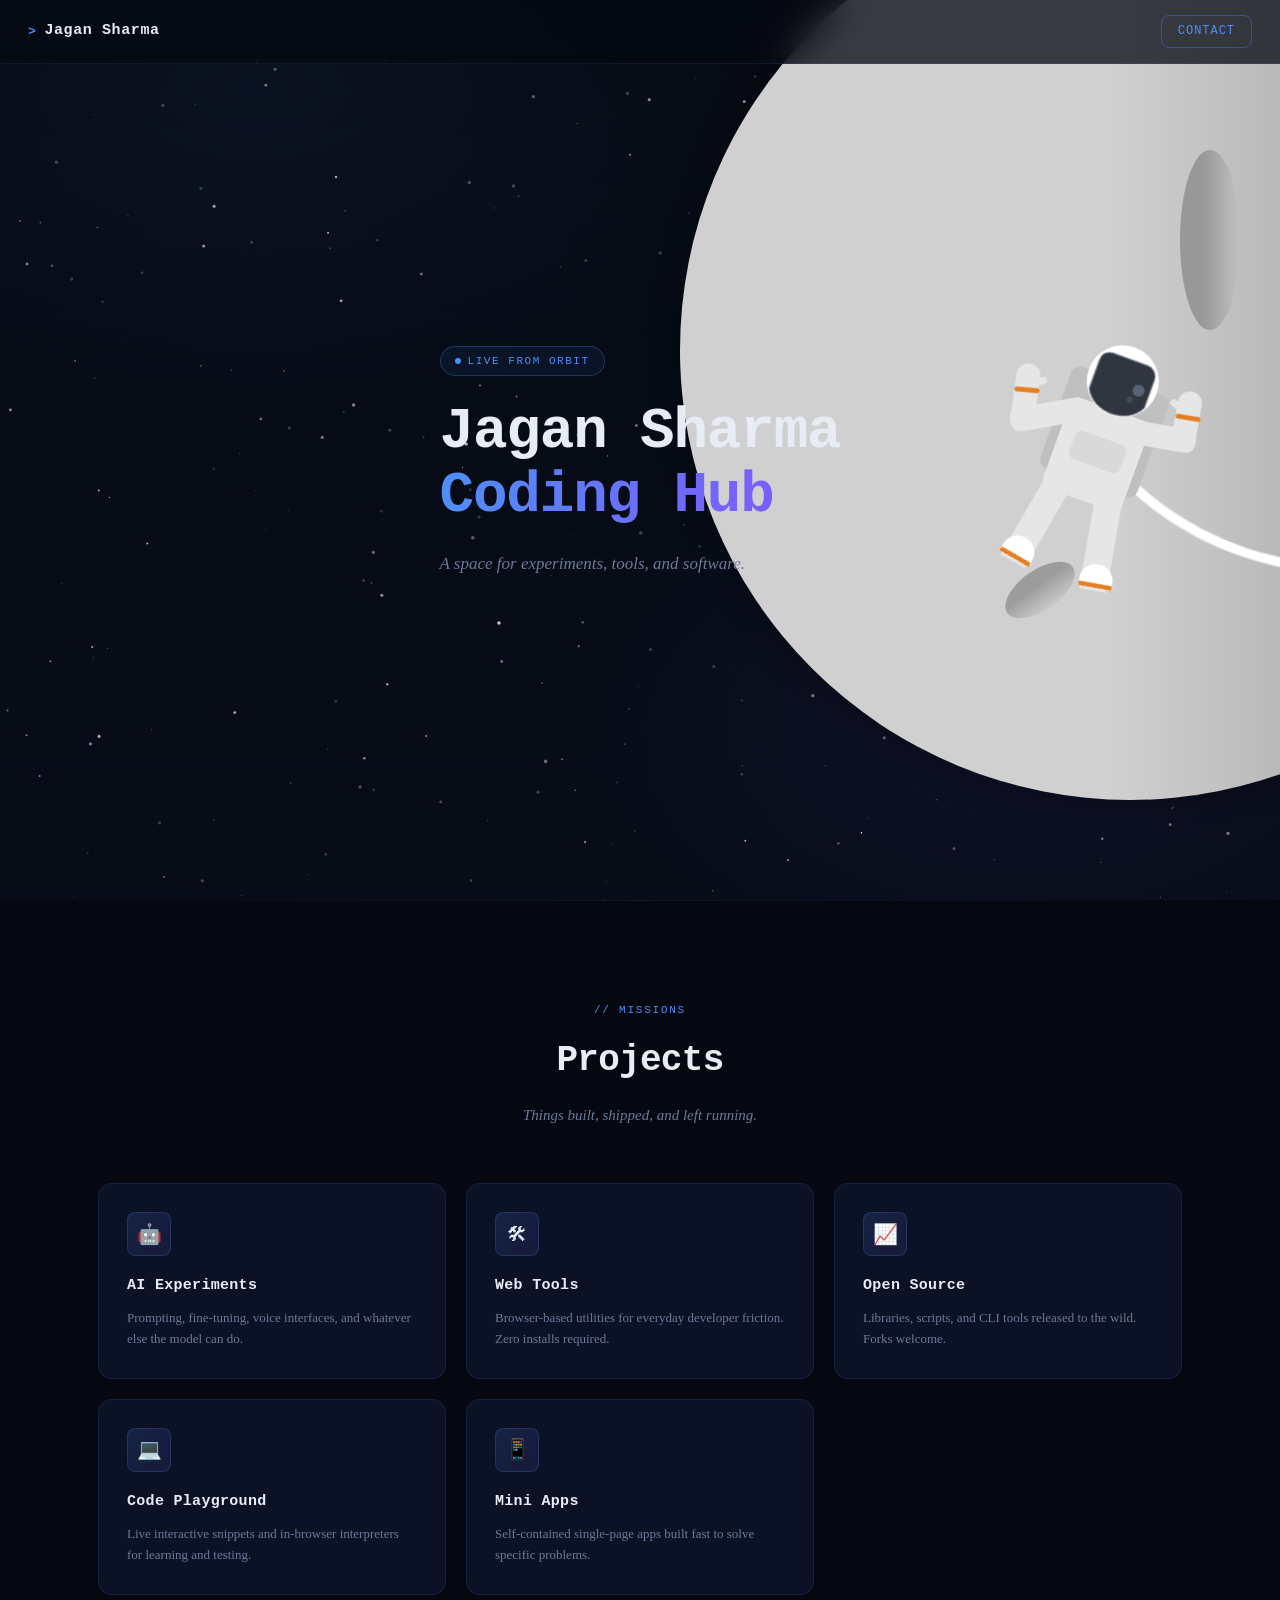
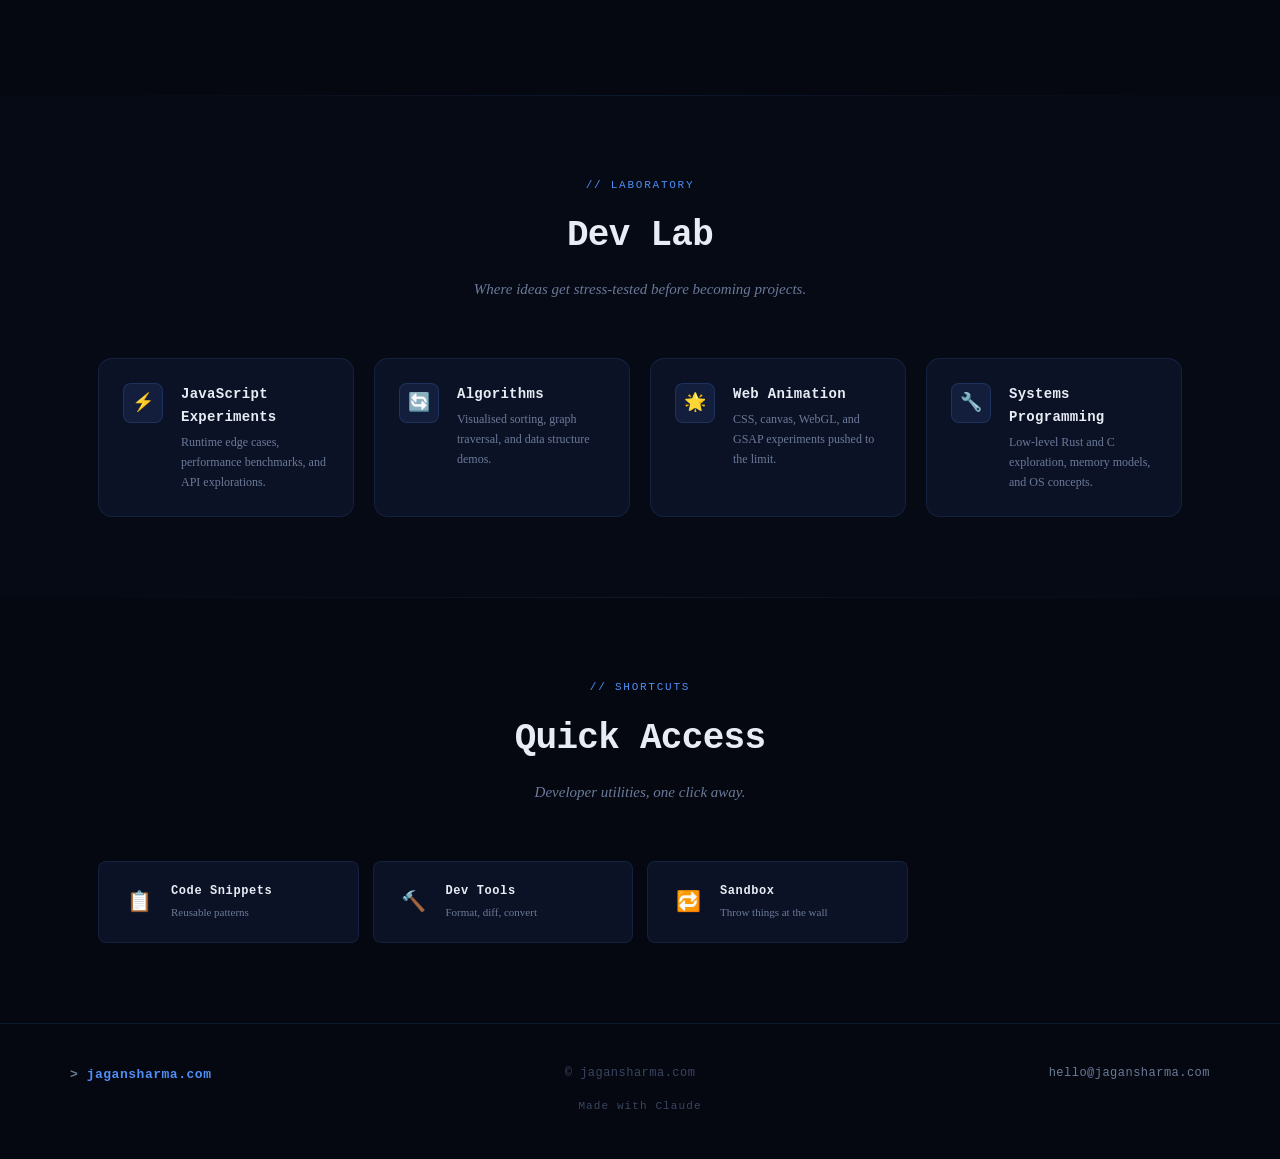
<file: index.html>
<!DOCTYPE html>
<html lang="en">
<head>
<meta charset="UTF-8">
<meta name="viewport" content="width=device-width, initial-scale=1.0">
<title>Jagan Sharma — Coding Hub</title>
<style>
  /* ===========================
     CSS CUSTOM PROPERTIES
  =========================== */
  :root {
    --bg-deep:       #050810;
    --bg-mid:        #080d1a;
    --bg-card:       #0c1225;
    --bg-card-hover: #111a35;
    --accent:        #4f8ef7;
    --accent-2:      #7c5cfc;
    --accent-glow:   rgba(79,142,247,0.18);
    --accent-2-glow: rgba(124,92,252,0.15);
    --text-primary:  #e8edf5;
    --text-muted:    #6b7a99;
    --text-dim:      #3a4560;
    --border:        rgba(79,142,247,0.12);
    --border-hover:  rgba(79,142,247,0.32);
    --radius-sm:     8px;
    --radius-md:     14px;
    --radius-lg:     20px;
    --font-display:  'Courier New', 'Lucida Console', monospace;
    --font-body:     Georgia, 'Times New Roman', serif;
    --transition:    0.28s cubic-bezier(0.4,0,0.2,1);
  }

  /* ===========================
     RESET & BASE
  =========================== */
  *, *::before, *::after { box-sizing: border-box; margin: 0; padding: 0; }

  html { scroll-behavior: smooth; }

  body {
    background: var(--bg-deep);
    color: var(--text-primary);
    font-family: var(--font-body);
    font-size: 16px;
    line-height: 1.65;
    overflow-x: hidden;
  }

  /* ===========================
     SPACE BACKGROUND
  =========================== */
  #star-canvas {
    position: fixed;
    top: 0; left: 0;
    width: 100%; height: 100%;
    z-index: 0;
    pointer-events: none;
  }

  /* Deep space gradient overlay */
  body::before {
    content: '';
    position: fixed;
    inset: 0;
    background:
      radial-gradient(ellipse 80% 60% at 20% 10%, rgba(79,142,247,0.07) 0%, transparent 60%),
      radial-gradient(ellipse 60% 50% at 80% 80%, rgba(124,92,252,0.07) 0%, transparent 60%),
      linear-gradient(180deg, #050810 0%, #060b16 40%, #070c18 100%);
    z-index: 0;
    pointer-events: none;
  }

  /* ===========================
     LAYOUT WRAPPERS
  =========================== */
  .container {
    max-width: 1140px;
    margin: 0 auto;
    padding: 0 28px;
    position: relative;
    z-index: 2;
  }

  section { position: relative; z-index: 2; }

  /* ===========================
     NAVBAR
  =========================== */
  nav {
    position: fixed;
    top: 0; left: 0; right: 0;
    z-index: 100;
    padding: 0 28px;
    height: 64px;
    display: flex;
    align-items: center;
    justify-content: space-between;
    background: rgba(5,8,16,0.75);
    backdrop-filter: blur(18px);
    -webkit-backdrop-filter: blur(18px);
    border-bottom: 1px solid var(--border);
    transition: background var(--transition);
  }

  nav.scrolled {
    background: rgba(5,8,16,0.92);
    border-bottom-color: rgba(79,142,247,0.2);
  }

  .nav-logo {
    font-family: var(--font-display);
    font-size: 15px;
    font-weight: 700;
    letter-spacing: 0.04em;
    color: var(--text-primary);
    text-decoration: none;
    display: flex;
    align-items: center;
    gap: 8px;
  }

  .nav-logo::before {
    content: '>';
    color: var(--accent);
    font-size: 13px;
  }

  .nav-contact {
    font-family: var(--font-display);
    font-size: 12px;
    letter-spacing: 0.08em;
    text-transform: uppercase;
    color: var(--accent);
    text-decoration: none;
    border: 1px solid rgba(79,142,247,0.35);
    padding: 6px 16px;
    border-radius: var(--radius-sm);
    transition: all var(--transition);
  }

  .nav-contact:hover {
    background: rgba(79,142,247,0.12);
    border-color: var(--accent);
    color: #fff;
  }

  /* ===========================
     HERO SECTION
  =========================== */
  #hero {
    min-height: 100vh;
    display: flex;
    align-items: center;
    padding-top: 64px;
    overflow: hidden;
  }

  .hero-inner {
    display: block;
    width: 100%;
    max-width: 600px;
  }

  .hero-text { padding: 60px 0; }

  .hero-tag {
    display: inline-flex;
    align-items: center;
    gap: 7px;
    font-family: var(--font-display);
    font-size: 11px;
    letter-spacing: 0.14em;
    text-transform: uppercase;
    color: var(--accent);
    border: 1px solid rgba(79,142,247,0.3);
    background: rgba(79,142,247,0.07);
    padding: 5px 14px;
    border-radius: 99px;
    margin-bottom: 24px;
  }

  .hero-tag::before {
    content: '';
    width: 6px; height: 6px;
    border-radius: 50%;
    background: var(--accent);
    animation: pulse 2s ease-in-out infinite;
  }

  .hero-title {
    font-family: var(--font-display);
    font-size: clamp(32px, 4.5vw, 58px);
    font-weight: 700;
    line-height: 1.12;
    letter-spacing: -0.02em;
    margin-bottom: 20px;
    color: var(--text-primary);
  }

  .hero-title .line-accent {
    background: linear-gradient(90deg, var(--accent), var(--accent-2));
    -webkit-background-clip: text;
    -webkit-text-fill-color: transparent;
    background-clip: text;
  }

  .hero-subtitle {
    font-size: 17px;
    color: var(--text-muted);
    max-width: 420px;
    margin-bottom: 40px;
    line-height: 1.75;
    font-style: italic;
  }

  /* ===========================
     MOON — exact from reference
  =========================== */
  .moon {
    background: linear-gradient(90deg, #d0d0d0 48%, #919191 100%);
    position: fixed;
    top: -100px;
    right: -300px;
    width: 900px;
    height: 900px;
    border-radius: 100%;
    box-shadow: 0 0 30px -4px rgba(0,0,0,.5);
    pointer-events: none;
    z-index: 1;
    transition: transform .2s;
  }

  .moon__crater {
    position: absolute;
    border-radius: 100%;
    background: linear-gradient(90deg, #7a7a7a 38%, #c3c3c3 100%);
    opacity: .6;
  }

  .moon__crater1 { top: 250px; left: 500px; width: 60px;  height: 180px; }
  .moon__crater2 { top: 650px; left: 340px; width: 40px;  height: 80px;  transform: rotate(55deg); }
  .moon__crater3 { top: -20px; left: 40px;  width: 65px;  height: 120px; transform: rotate(250deg); }

  /* ===========================
     ASTRONAUT — ported exactly from reference 404 page
  =========================== */

  /* Wrapper: fixed top-right, floats in front of moon */
  .astronaut-wrap {
    position: fixed;
    /* centre the 185×300 figure over the moon's lower-left quadrant */
    top: 50%;
    right: 14%;
    transform: translate(50%, -50%);
    z-index: 3;
    pointer-events: none;
  }

  @keyframes floatAstronaut {
    0%   { transform: translate(-50%,-50%) rotate(18deg); }
    50%  { transform: translate(-50%,-55%) rotate(22deg); }
    100% { transform: translate(-50%,-50%) rotate(18deg); }
  }

  .astronaut {
    position: absolute;
    width: 185px;
    height: 300px;
    left: 70%;
    top: 50%;
    transform: translate(-50%,-50%) rotate(20deg) scale(1.2);
    animation: floatAstronaut 6s ease-in-out infinite;
    transition: transform .1s;
  }

  /* HEAD */
  .astronaut__head {
    background: white;
    position: absolute;
    top: 60px; left: 60px;
    width: 60px; height: 60px;
    border-radius: 2em;
  }

  .astronaut__head-visor-flare1 {
    background: #7f8fa6;
    position: absolute;
    top: 28px; left: 40px;
    width: 10px; height: 10px;
    border-radius: 2em;
    opacity: .5;
  }

  .astronaut__head-visor-flare2 {
    background: #718093;
    position: absolute;
    top: 40px; left: 38px;
    width: 5px; height: 5px;
    border-radius: 2em;
    opacity: .3;
  }

  /* BODY */
  .astronaut__backpack {
    background: #bfbfbf;
    position: absolute;
    top: 90px; left: 47px;
    width: 86px; height: 90px;
    border-radius: 8px;
  }

  .astronaut__body {
    background: #e6e6e6;
    position: absolute;
    top: 115px; left: 55px;
    width: 70px; height: 80px;
    border-radius: 8px;
  }

  .astronaut__body__chest {
    background: #d9d9d9;
    position: absolute;
    top: 140px; left: 68px;
    width: 45px; height: 25px;
    border-radius: 6px;
  }

  /* ARMS */
  .astronaut__arm-left1 {
    background: #e6e6e6;
    position: absolute;
    top: 127px; left: 9px;
    width: 65px; height: 20px;
    border-radius: 8px;
    transform: rotate(-30deg);
  }

  .astronaut__arm-left2 {
    background: #e6e6e6;
    position: absolute;
    top: 102px; left: 7px;
    width: 20px; height: 45px;
    border-radius: 8px;
    transform: rotate(-12deg);
    border-top-left-radius: 8em;
    border-top-right-radius: 8em;
  }

  .astronaut__arm-right1 {
    background: #e6e6e6;
    position: absolute;
    top: 113px; left: 100px;
    width: 65px; height: 20px;
    border-radius: 8px;
    transform: rotate(-10deg);
  }

  .astronaut__arm-right2 {
    background: #e6e6e6;
    position: absolute;
    top: 78px; left: 141px;
    width: 20px; height: 45px;
    border-radius: 8px;
    transform: rotate(-10deg);
    border-top-left-radius: 8em;
    border-top-right-radius: 8em;
  }

  .astronaut__arm-thumb-left {
    background: #e6e6e6;
    position: absolute;
    top: 110px; left: 21px;
    width: 10px; height: 6px;
    border-radius: 8em;
    transform: rotate(-35deg);
  }

  .astronaut__arm-thumb-right {
    background: #e6e6e6;
    position: absolute;
    top: 90px; left: 133px;
    width: 10px; height: 6px;
    border-radius: 8em;
    transform: rotate(20deg);
  }

  .astronaut__wrist-left {
    background: #e67e22;
    position: absolute;
    top: 122px; left: 6.5px;
    width: 21px; height: 4px;
    border-radius: 8em;
    transform: rotate(-15deg);
  }

  .astronaut__wrist-right {
    background: #e67e22;
    position: absolute;
    top: 98px; left: 141px;
    width: 21px; height: 4px;
    border-radius: 8em;
    transform: rotate(-10deg);
  }

  /* LEGS */
  .astronaut__leg-left {
    background: #e6e6e6;
    position: absolute;
    top: 188px; left: 50px;
    width: 23px; height: 75px;
    transform: rotate(10deg);
  }

  .astronaut__leg-right {
    background: #e6e6e6;
    position: absolute;
    top: 188px; left: 108px;
    width: 23px; height: 75px;
    transform: rotate(-10deg);
  }

  .astronaut__foot-left {
    background: white;
    position: absolute;
    top: 240px; left: 43px;
    width: 28px; height: 20px;
    transform: rotate(10deg);
    border-radius: 3px;
    border-top-left-radius: 8em;
    border-top-right-radius: 8em;
    border-bottom: 4px solid #e67e22;
  }

  .astronaut__foot-right {
    background: white;
    position: absolute;
    top: 240px; left: 111px;
    width: 28px; height: 20px;
    transform: rotate(-10deg);
    border-radius: 3px;
    border-top-left-radius: 8em;
    border-top-right-radius: 8em;
    border-bottom: 4px solid #e67e22;
  }

  /* ===========================
     SECTION HEADERS
  =========================== */
  .section-header {
    text-align: center;
    margin-bottom: 56px;
  }

  .section-tag {
    font-family: var(--font-display);
    font-size: 11px;
    letter-spacing: 0.16em;
    text-transform: uppercase;
    color: var(--accent);
    margin-bottom: 12px;
    display: block;
  }

  .section-title {
    font-family: var(--font-display);
    font-size: clamp(24px, 3vw, 36px);
    font-weight: 700;
    letter-spacing: -0.02em;
    color: var(--text-primary);
    margin-bottom: 12px;
  }

  .section-desc {
    font-size: 15px;
    color: var(--text-muted);
    max-width: 500px;
    margin: 0 auto;
    font-style: italic;
  }

  /* ===========================
     CARD GRID
  =========================== */
  .card-grid {
    display: grid;
    grid-template-columns: repeat(auto-fill, minmax(300px, 1fr));
    gap: 20px;
  }

  .card-grid-3 {
    grid-template-columns: repeat(auto-fill, minmax(240px, 1fr));
  }

  /* ===========================
     PROJECT CARDS
  =========================== */
  .project-card {
    background: var(--bg-card);
    border: 1px solid var(--border);
    border-radius: var(--radius-md);
    padding: 28px;
    position: relative;
    overflow: hidden;
    transition: all var(--transition);
    cursor: pointer;
  }

  .project-card::before {
    content: '';
    position: absolute;
    inset: 0;
    background: linear-gradient(135deg, var(--accent-glow), var(--accent-2-glow));
    opacity: 0;
    transition: opacity var(--transition);
    border-radius: inherit;
  }

  .project-card:hover {
    border-color: var(--border-hover);
    transform: translateY(-5px);
    box-shadow: 0 16px 48px rgba(0,0,0,0.5), 0 0 0 1px rgba(79,142,247,0.15);
  }

  .project-card:hover::before { opacity: 1; }

  .card-icon {
    width: 44px; height: 44px;
    border-radius: var(--radius-sm);
    background: linear-gradient(135deg, rgba(79,142,247,0.15), rgba(124,92,252,0.1));
    border: 1px solid rgba(79,142,247,0.2);
    display: flex;
    align-items: center;
    justify-content: center;
    margin-bottom: 18px;
    font-size: 20px;
    position: relative;
    z-index: 1;
  }

  .card-title {
    font-family: var(--font-display);
    font-size: 15px;
    font-weight: 700;
    letter-spacing: 0.02em;
    color: var(--text-primary);
    margin-bottom: 8px;
    position: relative;
    z-index: 1;
  }

  .card-desc {
    font-size: 13px;
    color: var(--text-muted);
    line-height: 1.65;
    position: relative;
    z-index: 1;
  }

  .card-arrow {
    position: absolute;
    bottom: 22px; right: 22px;
    font-family: var(--font-display);
    font-size: 16px;
    color: var(--accent);
    opacity: 0;
    transform: translate(-4px, 4px);
    transition: all var(--transition);
    z-index: 1;
  }

  .project-card:hover .card-arrow {
    opacity: 1;
    transform: translate(0, 0);
  }

  /* ===========================
     LAB CARDS
  =========================== */
  .lab-card {
    background: var(--bg-card);
    border: 1px solid var(--border);
    border-radius: var(--radius-md);
    padding: 24px;
    display: flex;
    align-items: flex-start;
    gap: 18px;
    transition: all var(--transition);
    position: relative;
    overflow: hidden;
  }

  .lab-card::after {
    content: '';
    position: absolute;
    left: 0; top: 0; bottom: 0;
    width: 3px;
    background: linear-gradient(180deg, var(--accent), var(--accent-2));
    opacity: 0;
    transition: opacity var(--transition);
    border-radius: 0 2px 2px 0;
  }

  .lab-card:hover {
    border-color: var(--border-hover);
    transform: translateX(4px);
    background: var(--bg-card-hover);
  }

  .lab-card:hover::after { opacity: 1; }

  .lab-icon {
    width: 40px; height: 40px;
    border-radius: var(--radius-sm);
    background: rgba(79,142,247,0.1);
    border: 1px solid rgba(79,142,247,0.18);
    display: flex;
    align-items: center;
    justify-content: center;
    font-size: 18px;
    flex-shrink: 0;
  }

  .lab-text .card-title { margin-bottom: 4px; font-size: 14px; }
  .lab-text .card-desc  { font-size: 12px; }

  /* ===========================
     QUICK ACCESS
  =========================== */
  #quick-access { padding: 80px 0; }

  .quick-grid {
    display: grid;
    grid-template-columns: repeat(auto-fill, minmax(210px, 1fr));
    gap: 14px;
  }

  .quick-card {
    background: var(--bg-card);
    border: 1px solid var(--border);
    border-radius: var(--radius-sm);
    padding: 20px 22px;
    display: flex;
    align-items: center;
    gap: 14px;
    transition: all var(--transition);
    cursor: pointer;
  }

  .quick-card:hover {
    border-color: var(--border-hover);
    background: var(--bg-card-hover);
    transform: translateY(-2px);
  }

  .quick-icon {
    font-size: 20px;
    width: 36px;
    text-align: center;
    flex-shrink: 0;
  }

  .quick-label {
    font-family: var(--font-display);
    font-size: 12px;
    font-weight: 700;
    letter-spacing: 0.05em;
    color: var(--text-primary);
  }

  .quick-sub {
    font-size: 11px;
    color: var(--text-muted);
    margin-top: 2px;
  }

  /* ===========================
     SECTIONS PADDING
  =========================== */
  #projects  { padding: 100px 0; }
  #dev-lab   { padding: 80px 0; background: rgba(8,13,26,0.6); }

  /* ===========================
     DIVIDER
  =========================== */
  .section-divider {
    height: 1px;
    background: linear-gradient(90deg, transparent, var(--border), transparent);
    margin: 0 28px;
    position: relative;
    z-index: 2;
  }

  /* ===========================
     FOOTER
  =========================== */
  footer {
    position: relative;
    z-index: 2;
    border-top: 1px solid var(--border);
    padding: 40px 28px;
  }

  .footer-inner {
    max-width: 1140px;
    margin: 0 auto;
    display: flex;
    align-items: center;
    justify-content: space-between;
    flex-wrap: wrap;
    gap: 16px;
  }

  .footer-logo {
    font-family: var(--font-display);
    font-size: 13px;
    font-weight: 700;
    color: var(--text-muted);
    letter-spacing: 0.04em;
  }

  .footer-logo span { color: var(--accent); }

  .footer-copy {
    font-size: 12px;
    color: var(--text-dim);
    font-family: var(--font-display);
    letter-spacing: 0.04em;
  }

  .footer-contact {
    font-family: var(--font-display);
    font-size: 12px;
    color: var(--text-muted);
    text-decoration: none;
    letter-spacing: 0.04em;
    transition: color var(--transition);
  }

  .footer-contact:hover { color: var(--accent); }

  /* ===========================
     ANIMATIONS
  =========================== */
  @keyframes float {
    0%, 100% { transform: translateY(0px) rotate(0deg); }
    33%       { transform: translateY(-18px) rotate(2deg); }
    66%       { transform: translateY(-8px) rotate(-2deg); }
  }

  @keyframes pulse {
    0%, 100% { opacity: 1; transform: scale(1); }
    50%      { opacity: 0.5; transform: scale(0.8); }
  }

  @keyframes hero-fade-up {
    from { opacity: 0; transform: translateY(30px); }
    to   { opacity: 1; transform: translateY(0); }
  }

  /* Staggered hero entry */
  .hero-tag     { animation: hero-fade-up 0.7s ease both 0.1s; }
  .hero-title   { animation: hero-fade-up 0.7s ease both 0.25s; }
  .hero-subtitle{ animation: hero-fade-up 0.7s ease both 0.4s; }
  .hero-buttons { animation: hero-fade-up 0.7s ease both 0.55s; }
  .astronaut-wrap { animation: hero-fade-up 0.9s ease both 0.2s, float 6s ease-in-out 1s infinite; }

  /* ===========================
     RESPONSIVE
  =========================== */
  @media (max-width: 820px) {
    .astronaut-wrap { right: 10px; top: 80px; }
    .moon           { width: 360px; height: 360px; top: -120px; right: -120px; }
  }

  @media (max-width: 560px) {
    .card-grid   { grid-template-columns: 1fr; }
    .quick-grid  { grid-template-columns: 1fr 1fr; }
    nav          { padding: 0 18px; }
    .container   { padding: 0 18px; }
    #projects, #dev-lab { padding: 60px 0; }
    .section-header { margin-bottom: 36px; }
  }
</style>
</head>
<body>

<!-- Star canvas (filled by JS) -->
<canvas id="star-canvas"></canvas>

<!-- ===========================
     NAVBAR
=========================== -->
<nav id="navbar">
  <a href="#" class="nav-logo">Jagan Sharma</a>
  <a href="mailto:hello@jagansharma.com" class="nav-contact">Contact</a>
</nav>

<!-- Moon + Astronaut fixed to top-right, visible across the whole page -->
<div class="moon">
  <div class="moon__crater moon__crater1"></div>
  <div class="moon__crater moon__crater2"></div>
  <div class="moon__crater moon__crater3"></div>
</div>

<div class="astronaut-wrap">
  <div class="astronaut">

    <div class="astronaut__backpack"></div>
    <div class="astronaut__body"></div>
    <div class="astronaut__body__chest"></div>

    <div class="astronaut__arm-left1"></div>
    <div class="astronaut__arm-left2"></div>
    <div class="astronaut__arm-right1"></div>
    <div class="astronaut__arm-right2"></div>
    <div class="astronaut__arm-thumb-left"></div>
    <div class="astronaut__arm-thumb-right"></div>
    <div class="astronaut__wrist-left"></div>
    <div class="astronaut__wrist-right"></div>

    <div class="astronaut__leg-left"></div>
    <div class="astronaut__leg-right"></div>
    <div class="astronaut__foot-left"></div>
    <div class="astronaut__foot-right"></div>

    <div class="astronaut__cord">
      <canvas id="cord" height="500" width="500"></canvas>
    </div>

    <div class="astronaut__head">
      <canvas id="visor" width="60" height="60"></canvas>
      <div class="astronaut__head-visor-flare1"></div>
      <div class="astronaut__head-visor-flare2"></div>
    </div>

  </div>
</div>

<!-- ===========================
     HERO
=========================== -->
<section id="hero">
  <div class="container">
    <div class="hero-inner">
      <div class="hero-text">
        <div class="hero-tag">Live from orbit</div>
        <h1 class="hero-title">
          Jagan Sharma<br>
          <span class="line-accent">Coding Hub</span>
        </h1>
        <p class="hero-subtitle">
          A space for experiments, tools, and software.
        </p>
      </div>
    </div>
  </div>
</section>

<div class="section-divider"></div>

<!-- ===========================
     PROJECTS
=========================== -->
<section id="projects">
  <div class="container">
    <div class="section-header">
      <span class="section-tag">// missions</span>
      <h2 class="section-title">Projects</h2>
      <p class="section-desc">Things built, shipped, and left running.</p>
    </div>

    <div class="card-grid">

      <div class="project-card">
        <div class="card-icon">&#129302;</div>
        <div class="card-title">AI Experiments</div>
        <p class="card-desc">Prompting, fine-tuning, voice interfaces, and whatever else the model can do.</p>
        <span class="card-arrow">&#8599;</span>
      </div>

      <div class="project-card">
        <div class="card-icon">&#128736;</div>
        <div class="card-title">Web Tools</div>
        <p class="card-desc">Browser-based utilities for everyday developer friction. Zero installs required.</p>
        <span class="card-arrow">&#8599;</span>
      </div>

      <div class="project-card">
        <div class="card-icon">&#128200;</div>
        <div class="card-title">Open Source</div>
        <p class="card-desc">Libraries, scripts, and CLI tools released to the wild. Forks welcome.</p>
        <span class="card-arrow">&#8599;</span>
      </div>

      <div class="project-card">
        <div class="card-icon">&#128187;</div>
        <div class="card-title">Code Playground</div>
        <p class="card-desc">Live interactive snippets and in-browser interpreters for learning and testing.</p>
        <span class="card-arrow">&#8599;</span>
      </div>

      <div class="project-card">
        <div class="card-icon">&#128241;</div>
        <div class="card-title">Mini Apps</div>
        <p class="card-desc">Self-contained single-page apps built fast to solve specific problems.</p>
        <span class="card-arrow">&#8599;</span>
      </div>



    </div>
  </div>
</section>

<div class="section-divider"></div>

<!-- ===========================
     DEV LAB
=========================== -->
<section id="dev-lab">
  <div class="container">
    <div class="section-header">
      <span class="section-tag">// laboratory</span>
      <h2 class="section-title">Dev Lab</h2>
      <p class="section-desc">Where ideas get stress-tested before becoming projects.</p>
    </div>

    <div class="card-grid card-grid-3">

      <div class="lab-card">
        <div class="lab-icon">&#9889;</div>
        <div class="lab-text">
          <div class="card-title">JavaScript Experiments</div>
          <p class="card-desc">Runtime edge cases, performance benchmarks, and API explorations.</p>
        </div>
      </div>

      <div class="lab-card">
        <div class="lab-icon">&#128260;</div>
        <div class="lab-text">
          <div class="card-title">Algorithms</div>
          <p class="card-desc">Visualised sorting, graph traversal, and data structure demos.</p>
        </div>
      </div>

      <div class="lab-card">
        <div class="lab-icon">&#127775;</div>
        <div class="lab-text">
          <div class="card-title">Web Animation</div>
          <p class="card-desc">CSS, canvas, WebGL, and GSAP experiments pushed to the limit.</p>
        </div>
      </div>

      <div class="lab-card">
        <div class="lab-icon">&#128295;</div>
        <div class="lab-text">
          <div class="card-title">Systems Programming</div>
          <p class="card-desc">Low-level Rust and C exploration, memory models, and OS concepts.</p>
        </div>
      </div>



    </div>
  </div>
</section>

<div class="section-divider"></div>

<!-- ===========================
     QUICK ACCESS
=========================== -->
<section id="quick-access">
  <div class="container">
    <div class="section-header">
      <span class="section-tag">// shortcuts</span>
      <h2 class="section-title">Quick Access</h2>
      <p class="section-desc">Developer utilities, one click away.</p>
    </div>

    <div class="quick-grid">

      <div class="quick-card">
        <div class="quick-icon">&#128203;</div>
        <div>
          <div class="quick-label">Code Snippets</div>
          <div class="quick-sub">Reusable patterns</div>
        </div>
      </div>

      <div class="quick-card">
        <div class="quick-icon">&#128296;</div>
        <div>
          <div class="quick-label">Dev Tools</div>
          <div class="quick-sub">Format, diff, convert</div>
        </div>
      </div>



      <div class="quick-card">
        <div class="quick-icon">&#128257;</div>
        <div>
          <div class="quick-label">Sandbox</div>
          <div class="quick-sub">Throw things at the wall</div>
        </div>
      </div>

    </div>
  </div>
</section>

<!-- ===========================
     FOOTER
=========================== -->
<footer>
  <div class="footer-inner">
    <div class="footer-logo">&gt; <span>jagansharma.com</span></div>
    <div class="footer-copy">&#169; jagansharma.com</div>
    <a href="mailto:hello@jagansharma.com" class="footer-contact">hello@jagansharma.com</a>
  </div>
  <div style="text-align:center; padding: 12px 0 4px; font-family: var(--font-display); font-size: 11px; letter-spacing: 0.1em; color: var(--text-dim);">
    Made with Claude
  </div>
</footer>

<script>
  /* ===========================
     STAR FIELD
  =========================== */
  (function () {
    const canvas = document.getElementById('star-canvas');
    const ctx    = canvas.getContext('2d');

    let stars = [];
    let W, H;

    // Build a random star
    function makeStar() {
      return {
        x:     Math.random() * W,
        y:     Math.random() * H,
        r:     Math.random() * 1.5 + 0.3,
        alpha: Math.random(),
        speed: Math.random() * 0.004 + 0.001,
        phase: Math.random() * Math.PI * 2,
        // occasional coloured stars
        hue:   Math.random() < 0.15
                 ? (Math.random() < 0.5 ? 210 : 260)  // blue or purple tint
                 : null
      };
    }

    function resize() {
      W = canvas.width  = window.innerWidth;
      H = canvas.height = window.innerHeight;
      stars = Array.from({ length: 280 }, makeStar);
    }

    function draw(time) {
      ctx.clearRect(0, 0, W, H);

      for (const s of stars) {
        const flicker = (Math.sin(time * s.speed * 1000 + s.phase) + 1) / 2;
        const alpha   = 0.2 + flicker * 0.8 * s.alpha;

        ctx.beginPath();
        ctx.arc(s.x, s.y, s.r, 0, Math.PI * 2);

        if (s.hue !== null) {
          ctx.fillStyle = `hsla(${s.hue}, 80%, 80%, ${alpha})`;
        } else {
          ctx.fillStyle = `rgba(255,255,255,${alpha})`;
        }
        ctx.fill();
      }

      requestAnimationFrame(draw);
    }

    window.addEventListener('resize', resize);
    resize();
    requestAnimationFrame(draw);
  }());

  /* ===========================
     NAVBAR SCROLL STATE
  =========================== */
  (function () {
    const nav = document.getElementById('navbar');
    window.addEventListener('scroll', function () {
      nav.classList.toggle('scrolled', window.scrollY > 20);
    }, { passive: true });
  }());

  /* ===========================
     SCROLL-REVEAL (lightweight)
  =========================== */
  (function () {
    const items = document.querySelectorAll(
      '.project-card, .lab-card, .quick-card, .section-header'
    );

    // Set initial state
    items.forEach(function (el) {
      el.style.opacity  = '0';
      el.style.transform = 'translateY(24px)';
      el.style.transition = 'opacity 0.55s ease, transform 0.55s ease';
    });

    const observer = new IntersectionObserver(function (entries) {
      entries.forEach(function (entry) {
        if (entry.isIntersecting) {
          entry.target.style.opacity   = '1';
          entry.target.style.transform = 'none';
          observer.unobserve(entry.target);
        }
      });
    }, { threshold: 0.12 });

    items.forEach(function (el) { observer.observe(el); });
  }());

  /* ===========================
     ASTRONAUT — visor + cord + parallax
     (ported exactly from reference 404 page)
  =========================== */

  /* Draw the visor shape on canvas */
  function drawVisor() {
    const canvas = document.getElementById('visor');
    if (!canvas) return;
    const ctx = canvas.getContext('2d');
    ctx.beginPath();
    ctx.moveTo(5, 45);
    ctx.bezierCurveTo(15, 64, 45, 64, 55, 45);
    ctx.lineTo(55, 20);
    ctx.bezierCurveTo(55, 15, 50, 10, 45, 10);
    ctx.lineTo(15, 10);
    ctx.bezierCurveTo(15, 10, 5, 10, 5, 20);
    ctx.lineTo(5, 45);
    ctx.fillStyle = '#2f3640';
    ctx.strokeStyle = '#f5f6fa';
    ctx.fill();
    ctx.stroke();
  }

  /* Animate the tether cord */
  (function () {
    const cordCanvas = document.getElementById('cord');
    if (!cordCanvas) return;
    const ctx = cordCanvas.getContext('2d');

    let y1 = 160, y2 = 100, y3 = 100;
    let y1Forward = true, y2Forward = false, y3Forward = true;

    function animateCord() {
      requestAnimationFrame(animateCord);
      ctx.clearRect(0, 0, 500, 500);

      ctx.beginPath();
      ctx.moveTo(130, 170);
      ctx.bezierCurveTo(250, y1, 345, y2, 400, y3);
      ctx.strokeStyle = 'white';
      ctx.lineWidth = 8;
      ctx.stroke();

      if (y1 === 100) y1Forward = true;
      if (y1 === 300) y1Forward = false;
      if (y2 === 100) y2Forward = true;
      if (y2 === 310) y2Forward = false;
      if (y3 === 100) y3Forward = true;
      if (y3 === 317) y3Forward = false;

      y1Forward ? y1++ : y1--;
      y2Forward ? y2++ : y2--;
      y3Forward ? y3++ : y3--;
    }

    animateCord();
  }());

  /* Mouse parallax — astronaut and moon follow cursor */
  document.addEventListener('mousemove', function (e) {
    const x = (e.clientX / window.innerWidth)  - 0.5;
    const y = (e.clientY / window.innerHeight) - 0.5;

    const astronaut = document.querySelector('.astronaut');
    if (astronaut) {
      astronaut.style.transform =
        `translate(calc(-50% + ${x * 40}px), calc(-50% + ${y * 40}px)) rotate(20deg) scale(1.2)`;
    }

    const moon = document.querySelector('.moon');
    if (moon) {
      moon.style.transform = `translate(${x * 30}px, ${y * 30}px)`;
    }
  });

  drawVisor();
</script>

</body>
</html>
</file>
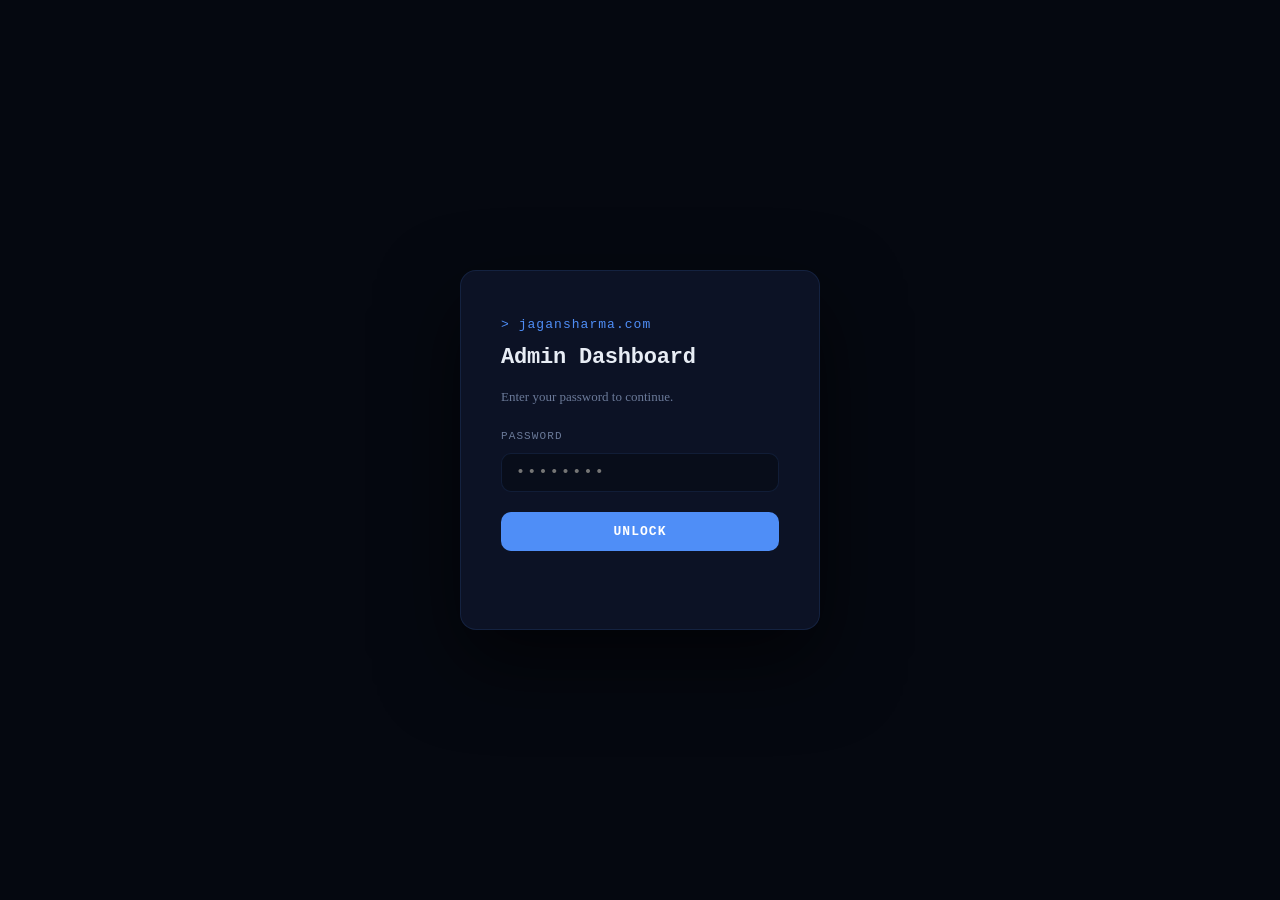
<file: dashboard/index.html>
<!DOCTYPE html>
<html lang="en">
<head>
<meta charset="UTF-8">
<meta name="viewport" content="width=device-width, initial-scale=1.0">
<title>Dashboard — jagansharma.com</title>
<style>
  :root {
    --bg:         #050810;
    --bg-mid:     #080d1a;
    --bg-card:    #0c1225;
    --bg-hover:   #111a35;
    --accent:     #4f8ef7;
    --accent-2:   #7c5cfc;
    --danger:     #ef4444;
    --success:    #22c55e;
    --warning:    #f59e0b;
    --text:       #e8edf5;
    --muted:      #6b7a99;
    --dim:        #3a4560;
    --border:     rgba(79,142,247,0.13);
    --border-h:   rgba(79,142,247,0.32);
    --radius:     10px;
    --mono:       'Courier New', monospace;
    --sans:       Georgia, serif;
    --trans:      0.22s cubic-bezier(.4,0,.2,1);
  }

  *, *::before, *::after { box-sizing: border-box; margin: 0; padding: 0; }
  html { scroll-behavior: smooth; }

  body {
    background: var(--bg);
    color: var(--text);
    font-family: var(--sans);
    font-size: 15px;
    line-height: 1.6;
    min-height: 100vh;
  }

  /* ── LOCK SCREEN ── */
  #lock {
    position: fixed; inset: 0;
    background: var(--bg);
    display: flex; align-items: center; justify-content: center;
    z-index: 999;
    flex-direction: column;
    gap: 0;
  }

  .lock-box {
    width: 360px;
    background: var(--bg-card);
    border: 1px solid var(--border);
    border-radius: 16px;
    padding: 44px 40px 40px;
    display: flex; flex-direction: column; gap: 20px;
    box-shadow: 0 32px 80px rgba(0,0,0,0.6);
  }

  .lock-logo {
    font-family: var(--mono);
    font-size: 13px;
    color: var(--accent);
    letter-spacing: .08em;
    margin-bottom: 4px;
  }

  .lock-title {
    font-family: var(--mono);
    font-size: 22px;
    font-weight: 700;
    color: var(--text);
    letter-spacing: -.01em;
  }

  .lock-sub {
    font-size: 13px;
    color: var(--muted);
    margin-top: -8px;
  }

  .lock-field {
    display: flex; flex-direction: column; gap: 7px;
  }

  .lock-field label {
    font-family: var(--mono);
    font-size: 11px;
    letter-spacing: .1em;
    text-transform: uppercase;
    color: var(--muted);
  }

  .lock-field input {
    background: var(--bg-mid);
    border: 1px solid var(--border);
    border-radius: var(--radius);
    color: var(--text);
    font-family: var(--mono);
    font-size: 15px;
    padding: 10px 14px;
    outline: none;
    transition: border-color var(--trans);
    letter-spacing: .15em;
  }

  .lock-field input:focus { border-color: var(--accent); }

  .lock-btn {
    background: var(--accent);
    border: none; border-radius: var(--radius);
    color: #fff;
    font-family: var(--mono);
    font-size: 13px;
    font-weight: 700;
    letter-spacing: .08em;
    text-transform: uppercase;
    padding: 12px;
    cursor: pointer;
    transition: all var(--trans);
  }

  .lock-btn:hover { background: #3a7ae8; box-shadow: 0 0 24px rgba(79,142,247,.35); }

  .lock-error {
    font-family: var(--mono);
    font-size: 12px;
    color: var(--danger);
    text-align: center;
    min-height: 18px;
    letter-spacing: .04em;
  }

  /* shake animation */
  @keyframes shake {
    0%,100%{transform:translateX(0)}
    20%{transform:translateX(-8px)}
    40%{transform:translateX(8px)}
    60%{transform:translateX(-6px)}
    80%{transform:translateX(6px)}
  }
  .shake { animation: shake .4s ease; }

  /* ── DASHBOARD ── */
  #app { display: none; min-height: 100vh; }

  /* SIDEBAR */
  .sidebar {
    position: fixed;
    top: 0; left: 0; bottom: 0;
    width: 220px;
    background: var(--bg-mid);
    border-right: 1px solid var(--border);
    display: flex; flex-direction: column;
    z-index: 50;
    padding: 0;
  }

  .sidebar-logo {
    padding: 22px 22px 18px;
    border-bottom: 1px solid var(--border);
    font-family: var(--mono);
  }

  .sidebar-logo .s-tag {
    font-size: 10px;
    color: var(--accent);
    letter-spacing: .14em;
    text-transform: uppercase;
    margin-bottom: 4px;
  }

  .sidebar-logo .s-name {
    font-size: 14px;
    font-weight: 700;
    color: var(--text);
    letter-spacing: .02em;
  }

  .sidebar-logo .s-name span { color: var(--accent); }

  .sidebar-nav {
    flex: 1;
    padding: 16px 12px;
    display: flex; flex-direction: column; gap: 4px;
    overflow-y: auto;
  }

  .nav-section {
    font-family: var(--mono);
    font-size: 9px;
    letter-spacing: .16em;
    text-transform: uppercase;
    color: var(--dim);
    padding: 12px 10px 6px;
  }

  .nav-item {
    display: flex; align-items: center; gap: 10px;
    padding: 9px 12px;
    border-radius: var(--radius);
    font-family: var(--mono);
    font-size: 12px;
    color: var(--muted);
    cursor: pointer;
    transition: all var(--trans);
    border: 1px solid transparent;
    letter-spacing: .02em;
  }

  .nav-item:hover { background: var(--bg-hover); color: var(--text); }

  .nav-item.active {
    background: rgba(79,142,247,.1);
    border-color: rgba(79,142,247,.25);
    color: var(--accent);
  }

  .nav-item .ni-icon { font-size: 14px; width: 18px; text-align: center; }

  .sidebar-footer {
    padding: 16px 14px;
    border-top: 1px solid var(--border);
    display: flex; flex-direction: column; gap: 8px;
  }

  .save-btn {
    background: var(--success);
    border: none; border-radius: var(--radius);
    color: #fff; font-family: var(--mono);
    font-size: 11px; font-weight: 700;
    letter-spacing: .08em; text-transform: uppercase;
    padding: 10px; cursor: pointer;
    transition: all var(--trans);
    width: 100%;
  }

  .save-btn:hover { background: #16a34a; box-shadow: 0 0 18px rgba(34,197,94,.3); }

  .export-btn {
    background: transparent;
    border: 1px solid var(--border);
    border-radius: var(--radius);
    color: var(--muted); font-family: var(--mono);
    font-size: 11px; font-weight: 700;
    letter-spacing: .08em; text-transform: uppercase;
    padding: 9px; cursor: pointer;
    transition: all var(--trans);
    width: 100%;
  }

  .export-btn:hover { border-color: var(--accent); color: var(--accent); }

  .lock-out-btn {
    background: transparent;
    border: 1px solid rgba(239,68,68,.25);
    border-radius: var(--radius);
    color: rgba(239,68,68,.6); font-family: var(--mono);
    font-size: 11px; font-weight: 700;
    letter-spacing: .08em; text-transform: uppercase;
    padding: 9px; cursor: pointer;
    transition: all var(--trans);
    width: 100%;
  }

  .lock-out-btn:hover { border-color: var(--danger); color: var(--danger); }

  /* MAIN CONTENT */
  .main {
    margin-left: 220px;
    min-height: 100vh;
    padding: 36px 40px;
  }

  .topbar {
    display: flex; align-items: center; justify-content: space-between;
    margin-bottom: 36px;
  }

  .topbar-title {
    font-family: var(--mono);
    font-size: 20px;
    font-weight: 700;
    color: var(--text);
    letter-spacing: -.01em;
  }

  .topbar-title span { color: var(--accent); }

  .topbar-badge {
    font-family: var(--mono);
    font-size: 11px;
    color: var(--success);
    border: 1px solid rgba(34,197,94,.3);
    background: rgba(34,197,94,.07);
    padding: 4px 12px;
    border-radius: 99px;
    letter-spacing: .06em;
  }

  /* PANELS */
  .panel { display: none; }
  .panel.active { display: block; }

  /* OVERVIEW */
  .stats-row {
    display: grid;
    grid-template-columns: repeat(auto-fill, minmax(180px, 1fr));
    gap: 16px;
    margin-bottom: 36px;
  }

  .stat-card {
    background: var(--bg-card);
    border: 1px solid var(--border);
    border-radius: var(--radius);
    padding: 20px 22px;
  }

  .stat-label {
    font-family: var(--mono);
    font-size: 10px;
    letter-spacing: .12em;
    text-transform: uppercase;
    color: var(--muted);
    margin-bottom: 8px;
  }

  .stat-value {
    font-family: var(--mono);
    font-size: 28px;
    font-weight: 700;
    color: var(--accent);
    line-height: 1;
  }

  .stat-sub {
    font-size: 11px;
    color: var(--dim);
    margin-top: 4px;
  }

  /* SECTION HEADING */
  .panel-section {
    font-family: var(--mono);
    font-size: 11px;
    letter-spacing: .14em;
    text-transform: uppercase;
    color: var(--muted);
    margin-bottom: 16px;
    padding-bottom: 10px;
    border-bottom: 1px solid var(--border);
    display: flex; align-items: center; justify-content: space-between;
  }

  /* ADD BUTTON */
  .add-btn {
    background: rgba(79,142,247,.1);
    border: 1px solid rgba(79,142,247,.3);
    border-radius: var(--radius);
    color: var(--accent);
    font-family: var(--mono);
    font-size: 11px; font-weight: 700;
    letter-spacing: .06em;
    padding: 5px 14px;
    cursor: pointer;
    transition: all var(--trans);
  }

  .add-btn:hover { background: rgba(79,142,247,.2); }

  /* EDITABLE LIST */
  .item-list { display: flex; flex-direction: column; gap: 10px; margin-bottom: 36px; }

  .item-row {
    background: var(--bg-card);
    border: 1px solid var(--border);
    border-radius: var(--radius);
    padding: 16px 18px;
    display: grid;
    gap: 10px;
    align-items: center;
    transition: border-color var(--trans);
  }

  .item-row:hover { border-color: var(--border-h); }

  /* project cards: icon | title | desc | link | actions */
  .item-row.project-row {
    grid-template-columns: 56px 1fr 2fr 1fr auto;
  }

  /* lab cards: icon | title | desc | actions */
  .item-row.lab-row {
    grid-template-columns: 56px 1fr 2fr auto;
  }

  /* quick cards: icon | label | sub | actions */
  .item-row.quick-row {
    grid-template-columns: 56px 1fr 1.5fr auto;
  }

  /* hero: full width fields */
  .item-row.hero-row {
    grid-template-columns: 1fr 1fr;
  }

  .item-row.hero-row.wide {
    grid-template-columns: 1fr;
  }

  .field-wrap { display: flex; flex-direction: column; gap: 4px; }

  .field-label {
    font-family: var(--mono);
    font-size: 9px;
    letter-spacing: .1em;
    text-transform: uppercase;
    color: var(--dim);
  }

  .field-input, .field-textarea {
    background: var(--bg-mid);
    border: 1px solid var(--border);
    border-radius: 6px;
    color: var(--text);
    font-family: var(--mono);
    font-size: 12px;
    padding: 7px 10px;
    outline: none;
    width: 100%;
    transition: border-color var(--trans);
  }

  .field-input:focus, .field-textarea:focus { border-color: var(--accent); }

  .field-textarea { resize: vertical; min-height: 60px; font-family: var(--sans); font-size: 12px; }

  .emoji-input {
    font-size: 20px;
    text-align: center;
    padding: 8px 6px;
    width: 100%;
    background: var(--bg-mid);
    border: 1px solid var(--border);
    border-radius: 6px;
    color: var(--text);
    outline: none;
    cursor: text;
    transition: border-color var(--trans);
  }

  .emoji-input:focus { border-color: var(--accent); }

  .row-actions { display: flex; gap: 6px; align-items: center; }

  .del-btn {
    background: rgba(239,68,68,.1);
    border: 1px solid rgba(239,68,68,.25);
    border-radius: 6px;
    color: var(--danger);
    font-size: 13px;
    width: 30px; height: 30px;
    cursor: pointer;
    display: flex; align-items: center; justify-content: center;
    transition: all var(--trans);
    font-family: var(--mono);
  }

  .del-btn:hover { background: rgba(239,68,68,.2); }

  .drag-handle {
    cursor: grab;
    color: var(--dim);
    font-size: 16px;
    padding: 4px;
    user-select: none;
  }

  .drag-handle:active { cursor: grabbing; }

  /* TOAST */
  .toast {
    position: fixed;
    bottom: 28px; right: 28px;
    background: var(--bg-card);
    border: 1px solid var(--border);
    border-radius: var(--radius);
    padding: 12px 20px;
    font-family: var(--mono);
    font-size: 12px;
    color: var(--text);
    letter-spacing: .04em;
    box-shadow: 0 16px 48px rgba(0,0,0,.5);
    opacity: 0;
    transform: translateY(12px);
    transition: all .3s ease;
    z-index: 200;
    pointer-events: none;
    display: flex; align-items: center; gap: 10px;
  }

  .toast.show { opacity: 1; transform: translateY(0); }
  .toast.success { border-color: rgba(34,197,94,.4); }
  .toast.error   { border-color: rgba(239,68,68,.4); }

  /* PASSWORD CHANGE */
  .settings-card {
    background: var(--bg-card);
    border: 1px solid var(--border);
    border-radius: var(--radius);
    padding: 28px;
    max-width: 420px;
    display: flex; flex-direction: column; gap: 16px;
    margin-bottom: 28px;
  }

  .settings-title {
    font-family: var(--mono);
    font-size: 14px;
    font-weight: 700;
    color: var(--text);
    margin-bottom: 4px;
  }

  .settings-sub { font-size: 12px; color: var(--muted); }

  .inline-btn {
    background: var(--accent);
    border: none; border-radius: var(--radius);
    color: #fff; font-family: var(--mono);
    font-size: 11px; font-weight: 700;
    letter-spacing: .08em; text-transform: uppercase;
    padding: 10px 20px; cursor: pointer;
    transition: all var(--trans);
    align-self: flex-start;
  }

  .inline-btn:hover { background: #3a7ae8; }

  /* DRAG OVER */
  .item-row.drag-over {
    border-color: var(--accent);
    background: rgba(79,142,247,.05);
  }

  /* scrollbar */
  ::-webkit-scrollbar { width: 6px; }
  ::-webkit-scrollbar-track { background: transparent; }
  ::-webkit-scrollbar-thumb { background: var(--dim); border-radius: 99px; }
</style>
</head>
<body>

<!-- ══════════════════════════════
     LOCK SCREEN
══════════════════════════════ -->
<div id="lock">
  <div class="lock-box">
    <div>
      <div class="lock-logo">> jagansharma.com</div>
      <div class="lock-title">Admin Dashboard</div>
    </div>
    <p class="lock-sub">Enter your password to continue.</p>
    <div class="lock-field">
      <label>Password</label>
      <input type="password" id="pw-input" placeholder="••••••••" autocomplete="current-password">
    </div>
    <button class="lock-btn" onclick="tryLogin()">Unlock</button>
    <div class="lock-error" id="lock-error"></div>
  </div>
</div>

<!-- ══════════════════════════════
     APP
══════════════════════════════ -->
<div id="app">

  <!-- SIDEBAR -->
  <aside class="sidebar">
    <div class="sidebar-logo">
      <div class="s-tag">// admin</div>
      <div class="s-name"><span>></span> jagansharma</div>
    </div>

    <nav class="sidebar-nav">
      <div class="nav-section">Overview</div>
      <div class="nav-item active" data-panel="overview" onclick="switchPanel(this)">
        <span class="ni-icon">◈</span> Overview
      </div>

      <div class="nav-section">Content</div>
      <div class="nav-item" data-panel="hero" onclick="switchPanel(this)">
        <span class="ni-icon">⬡</span> Hero
      </div>
      <div class="nav-item" data-panel="projects" onclick="switchPanel(this)">
        <span class="ni-icon">◉</span> Projects
      </div>
      <div class="nav-item" data-panel="lab" onclick="switchPanel(this)">
        <span class="ni-icon">⚗</span> Dev Lab
      </div>
      <div class="nav-item" data-panel="quick" onclick="switchPanel(this)">
        <span class="ni-icon">⚡</span> Quick Access
      </div>

      <div class="nav-section">Site</div>
      <div class="nav-item" data-panel="settings" onclick="switchPanel(this)">
        <span class="ni-icon">⚙</span> Settings
      </div>
    </nav>

    <div class="sidebar-footer">
      <button class="save-btn" onclick="saveAll()">✓ Save Changes</button>
      <button class="export-btn" onclick="exportHTML()">↓ Export index.html</button>
      <button class="lock-out-btn" onclick="lockOut()">⎋ Lock</button>
    </div>
  </aside>

  <!-- MAIN -->
  <main class="main">

    <div class="topbar">
      <div class="topbar-title">Dashboard <span id="panel-name">/ Overview</span></div>
      <div class="topbar-badge">● Live</div>
    </div>

    <!-- ── OVERVIEW ── -->
    <div class="panel active" id="panel-overview">
      <div class="stats-row" id="stats-row"></div>

      <div class="panel-section">Recent Activity</div>
      <div id="activity-log" style="font-family:var(--mono);font-size:12px;color:var(--muted);line-height:2;">
        No changes yet this session.
      </div>
    </div>

    <!-- ── HERO ── -->
    <div class="panel" id="panel-hero">
      <div class="panel-section">Hero Section</div>
      <div class="item-list" id="hero-fields"></div>
    </div>

    <!-- ── PROJECTS ── -->
    <div class="panel" id="panel-projects">
      <div class="panel-section">
        Project Cards
        <button class="add-btn" onclick="addProject()">+ Add Card</button>
      </div>
      <div class="item-list" id="project-list"></div>
    </div>

    <!-- ── DEV LAB ── -->
    <div class="panel" id="panel-lab">
      <div class="panel-section">
        Dev Lab Cards
        <button class="add-btn" onclick="addLab()">+ Add Card</button>
      </div>
      <div class="item-list" id="lab-list"></div>
    </div>

    <!-- ── QUICK ACCESS ── -->
    <div class="panel" id="panel-quick">
      <div class="panel-section">
        Quick Access Items
        <button class="add-btn" onclick="addQuick()">+ Add Item</button>
      </div>
      <div class="item-list" id="quick-list"></div>
    </div>

    <!-- ── SETTINGS ── -->
    <div class="panel" id="panel-settings">
      <div class="panel-section">Settings</div>

      <div class="settings-card">
        <div>
          <div class="settings-title">Change Password</div>
          <div class="settings-sub">Update your dashboard login password.</div>
        </div>
        <div class="field-wrap">
          <div class="field-label">Current Password</div>
          <input class="field-input" type="password" id="s-cur-pw" placeholder="Current password">
        </div>
        <div class="field-wrap">
          <div class="field-label">New Password</div>
          <input class="field-input" type="password" id="s-new-pw" placeholder="New password (min 6 chars)">
        </div>
        <div class="field-wrap">
          <div class="field-label">Confirm New Password</div>
          <input class="field-input" type="password" id="s-confirm-pw" placeholder="Confirm new password">
        </div>
        <button class="inline-btn" onclick="changePassword()">Update Password</button>
      </div>

      <div class="settings-card">
        <div>
          <div class="settings-title">Site Meta</div>
          <div class="settings-sub">Update the page title and contact email.</div>
        </div>
        <div class="field-wrap">
          <div class="field-label">Page Title</div>
          <input class="field-input" type="text" id="s-title" placeholder="Jagan Sharma — Coding Hub">
        </div>
        <div class="field-wrap">
          <div class="field-label">Contact Email</div>
          <input class="field-input" type="email" id="s-email" placeholder="hello@jagansharma.com">
        </div>
        <button class="inline-btn" onclick="saveMeta()">Save Meta</button>
      </div>

      <div class="settings-card" style="border-color:rgba(239,68,68,.2)">
        <div>
          <div class="settings-title" style="color:var(--danger)">Danger Zone</div>
          <div class="settings-sub">Reset all content back to the default state. This cannot be undone.</div>
        </div>
        <button class="inline-btn" style="background:var(--danger)" onclick="resetAll()">Reset All Content</button>
      </div>
    </div>

  </main>
</div>

<!-- TOAST -->
<div class="toast" id="toast"></div>

<script>
/* ══════════════════════
   DEFAULT DATA
══════════════════════ */
const DEFAULTS = {
  password: 'jagan2025',

  hero: {
    tag:      'Live from orbit',
    title:    'Jagan Sharma',
    titleAccent: 'Coding Hub',
    subtitle: 'A space for experiments, tools, and software.'
  },

  meta: {
    pageTitle: 'Jagan Sharma — Coding Hub',
    email:     'hello@jagansharma.com'
  },

  projects: [
    { icon: '🤖', title: 'AI Experiments',  desc: 'Prompting, fine-tuning, voice interfaces, and whatever else the model can do.', link: '' },
    { icon: '🔧', title: 'Web Tools',        desc: 'Browser-based utilities for everyday developer friction. Zero installs required.', link: '' },
    { icon: '📈', title: 'Open Source',      desc: 'Libraries, scripts, and CLI tools released to the wild. Forks welcome.', link: '' },
    { icon: '💻', title: 'Code Playground',  desc: 'Live interactive snippets and in-browser interpreters for learning and testing.', link: 'playground/index.html' },
    { icon: '📱', title: 'Mini Apps',        desc: 'Self-contained single-page apps built fast to solve specific problems.', link: '' }
  ],

  lab: [
    { icon: '⚡', title: 'JavaScript Experiments', desc: 'Runtime edge cases, performance benchmarks, and API explorations.' },
    { icon: '🔄', title: 'Algorithms',             desc: 'Visualised sorting, graph traversal, and data structure demos.' },
    { icon: '🌟', title: 'Web Animation',          desc: 'CSS, canvas, WebGL, and GSAP experiments pushed to the limit.' },
    { icon: '🔧', title: 'Systems Programming',    desc: 'Low-level Rust and C exploration, memory models, and OS concepts.' }
  ],

  quick: [
    { icon: '📋', label: 'Code Snippets', sub: 'Reusable patterns',      link: '' },
    { icon: '🔨', label: 'Dev Tools',     sub: 'Format, diff, convert',   link: '' },
    { icon: '🔁', label: 'Sandbox',       sub: 'Throw things at the wall', link: '' }
  ]
};

/* ══════════════════════
   STATE
══════════════════════ */
let state = {};
let activityLog = [];
let dragSrc = null;

function loadState() {
  const saved = localStorage.getItem('jagan_dashboard');
  if (saved) {
    try { state = JSON.parse(saved); }
    catch { state = JSON.parse(JSON.stringify(DEFAULTS)); }
  } else {
    state = JSON.parse(JSON.stringify(DEFAULTS));
  }
  // ensure password field exists
  if (!state.password) state.password = DEFAULTS.password;
  if (!state.meta)     state.meta     = JSON.parse(JSON.stringify(DEFAULTS.meta));
}

function saveState() {
  // pull current values from DOM before saving
  collectFromDOM();
  localStorage.setItem('jagan_dashboard', JSON.stringify(state));
}

/* ══════════════════════
   AUTH
══════════════════════ */
function tryLogin() {
  const pw = document.getElementById('pw-input').value;
  loadState();
  if (pw === state.password) {
    document.getElementById('lock').style.display = 'none';
    document.getElementById('app').style.display  = 'block';
    initApp();
  } else {
    const err = document.getElementById('lock-error');
    err.textContent = 'Incorrect password.';
    const box = document.querySelector('.lock-box');
    box.classList.remove('shake');
    void box.offsetWidth;
    box.classList.add('shake');
    document.getElementById('pw-input').value = '';
  }
}

document.getElementById('pw-input').addEventListener('keydown', e => {
  if (e.key === 'Enter') tryLogin();
});

function lockOut() {
  saveState();
  document.getElementById('app').style.display  = 'none';
  document.getElementById('lock').style.display = 'flex';
  document.getElementById('pw-input').value = '';
  document.getElementById('lock-error').textContent = '';
  toast('Locked successfully.', 'success');
}

function changePassword() {
  const cur     = document.getElementById('s-cur-pw').value;
  const nw      = document.getElementById('s-new-pw').value;
  const confirm = document.getElementById('s-confirm-pw').value;

  if (cur !== state.password) { toast('Current password is wrong.', 'error'); return; }
  if (nw.length < 6)          { toast('New password must be at least 6 chars.', 'error'); return; }
  if (nw !== confirm)         { toast('Passwords do not match.', 'error'); return; }

  state.password = nw;
  saveState();
  document.getElementById('s-cur-pw').value = '';
  document.getElementById('s-new-pw').value = '';
  document.getElementById('s-confirm-pw').value = '';
  toast('Password updated!', 'success');
  log('Password changed.');
}

/* ══════════════════════
   INIT
══════════════════════ */
function initApp() {
  renderStats();
  renderHero();
  renderProjects();
  renderLab();
  renderQuick();
  renderSettings();
}

/* ══════════════════════
   PANELS
══════════════════════ */
function switchPanel(el) {
  document.querySelectorAll('.nav-item').forEach(n => n.classList.remove('active'));
  el.classList.add('active');
  const id = el.dataset.panel;
  document.querySelectorAll('.panel').forEach(p => p.classList.remove('active'));
  document.getElementById('panel-' + id).classList.add('active');
  document.getElementById('panel-name').textContent = '/ ' + el.textContent.trim();
}

/* ══════════════════════
   STATS
══════════════════════ */
function renderStats() {
  document.getElementById('stats-row').innerHTML = `
    <div class="stat-card"><div class="stat-label">Projects</div><div class="stat-value">${state.projects.length}</div><div class="stat-sub">visible cards</div></div>
    <div class="stat-card"><div class="stat-label">Lab Cards</div><div class="stat-value">${state.lab.length}</div><div class="stat-sub">experiments</div></div>
    <div class="stat-card"><div class="stat-label">Quick Links</div><div class="stat-value">${state.quick.length}</div><div class="stat-sub">shortcuts</div></div>
    <div class="stat-card"><div class="stat-label">Live Links</div><div class="stat-value">${[...state.projects, ...state.quick].filter(x => x.link).length}</div><div class="stat-sub">with URLs</div></div>
  `;
}

/* ══════════════════════
   HERO
══════════════════════ */
function renderHero() {
  const h  = state.hero;
  const el = document.getElementById('hero-fields');
  el.innerHTML = `
    <div class="item-row hero-row">
      <div class="field-wrap">
        <div class="field-label">Tag Line</div>
        <input class="field-input" id="h-tag" value="${esc(h.tag)}" placeholder="Live from orbit">
      </div>
      <div class="field-wrap">
        <div class="field-label">Title</div>
        <input class="field-input" id="h-title" value="${esc(h.title)}" placeholder="Jagan Sharma">
      </div>
    </div>
    <div class="item-row hero-row">
      <div class="field-wrap">
        <div class="field-label">Title Accent (gradient line)</div>
        <input class="field-input" id="h-accent" value="${esc(h.titleAccent)}" placeholder="Coding Hub">
      </div>
    </div>
    <div class="item-row hero-row wide">
      <div class="field-wrap">
        <div class="field-label">Subtitle</div>
        <textarea class="field-textarea" id="h-sub" rows="2">${esc(h.subtitle)}</textarea>
      </div>
    </div>
  `;
}

/* ══════════════════════
   PROJECTS
══════════════════════ */
function renderProjects() {
  const list = document.getElementById('project-list');
  list.innerHTML = '';
  state.projects.forEach((p, i) => {
    const row = document.createElement('div');
    row.className = 'item-row project-row';
    row.draggable = true;
    row.dataset.index = i;
    row.innerHTML = `
      <div class="field-wrap">
        <div class="field-label">Icon</div>
        <input class="emoji-input" value="${esc(p.icon)}" oninput="updateProject(${i},'icon',this.value)">
      </div>
      <div class="field-wrap">
        <div class="field-label">Title</div>
        <input class="field-input" value="${esc(p.title)}" oninput="updateProject(${i},'title',this.value)">
      </div>
      <div class="field-wrap">
        <div class="field-label">Description</div>
        <textarea class="field-textarea" rows="2" oninput="updateProject(${i},'desc',this.value)">${esc(p.desc)}</textarea>
      </div>
      <div class="field-wrap">
        <div class="field-label">Link (optional)</div>
        <input class="field-input" value="${esc(p.link)}" placeholder="https://... or relative" oninput="updateProject(${i},'link',this.value)">
      </div>
      <div class="row-actions">
        <span class="drag-handle" title="Drag to reorder">⠿</span>
        <button class="del-btn" onclick="deleteProject(${i})" title="Delete">✕</button>
      </div>
    `;
    addDragHandlers(row, 'projects');
    list.appendChild(row);
  });
}

function addProject() {
  state.projects.push({ icon: '📦', title: 'New Project', desc: 'Description here.', link: '' });
  renderProjects(); renderStats(); log('Added project card.');
}

function deleteProject(i) {
  state.projects.splice(i, 1);
  renderProjects(); renderStats(); log('Deleted project card.');
}

function updateProject(i, key, val) {
  state.projects[i][key] = val;
}

/* ══════════════════════
   LAB
══════════════════════ */
function renderLab() {
  const list = document.getElementById('lab-list');
  list.innerHTML = '';
  state.lab.forEach((l, i) => {
    const row = document.createElement('div');
    row.className = 'item-row lab-row';
    row.draggable = true;
    row.dataset.index = i;
    row.innerHTML = `
      <div class="field-wrap">
        <div class="field-label">Icon</div>
        <input class="emoji-input" value="${esc(l.icon)}" oninput="updateLab(${i},'icon',this.value)">
      </div>
      <div class="field-wrap">
        <div class="field-label">Title</div>
        <input class="field-input" value="${esc(l.title)}" oninput="updateLab(${i},'title',this.value)">
      </div>
      <div class="field-wrap">
        <div class="field-label">Description</div>
        <textarea class="field-textarea" rows="2" oninput="updateLab(${i},'desc',this.value)">${esc(l.desc)}</textarea>
      </div>
      <div class="row-actions">
        <span class="drag-handle" title="Drag to reorder">⠿</span>
        <button class="del-btn" onclick="deleteLab(${i})" title="Delete">✕</button>
      </div>
    `;
    addDragHandlers(row, 'lab');
    list.appendChild(row);
  });
}

function addLab() {
  state.lab.push({ icon: '🧪', title: 'New Experiment', desc: 'Description here.' });
  renderLab(); renderStats(); log('Added lab card.');
}

function deleteLab(i) {
  state.lab.splice(i, 1);
  renderLab(); renderStats(); log('Deleted lab card.');
}

function updateLab(i, key, val) { state.lab[i][key] = val; }

/* ══════════════════════
   QUICK
══════════════════════ */
function renderQuick() {
  const list = document.getElementById('quick-list');
  list.innerHTML = '';
  state.quick.forEach((q, i) => {
    const row = document.createElement('div');
    row.className = 'item-row quick-row';
    row.draggable = true;
    row.dataset.index = i;
    row.innerHTML = `
      <div class="field-wrap">
        <div class="field-label">Icon</div>
        <input class="emoji-input" value="${esc(q.icon)}" oninput="updateQuick(${i},'icon',this.value)">
      </div>
      <div class="field-wrap">
        <div class="field-label">Label</div>
        <input class="field-input" value="${esc(q.label)}" oninput="updateQuick(${i},'label',this.value)">
      </div>
      <div class="field-wrap">
        <div class="field-label">Sublabel</div>
        <input class="field-input" value="${esc(q.sub)}" oninput="updateQuick(${i},'sub',this.value)">
      </div>
      <div class="row-actions">
        <span class="drag-handle" title="Drag to reorder">⠿</span>
        <button class="del-btn" onclick="deleteQuick(${i})" title="Delete">✕</button>
      </div>
    `;
    addDragHandlers(row, 'quick');
    list.appendChild(row);
  });
}

function addQuick() {
  state.quick.push({ icon: '🔗', label: 'New Link', sub: 'Description', link: '' });
  renderQuick(); renderStats(); log('Added quick access item.');
}

function deleteQuick(i) {
  state.quick.splice(i, 1);
  renderQuick(); renderStats(); log('Deleted quick item.');
}

function updateQuick(i, key, val) { state.quick[i][key] = val; }

/* ══════════════════════
   SETTINGS
══════════════════════ */
function renderSettings() {
  document.getElementById('s-title').value = state.meta.pageTitle;
  document.getElementById('s-email').value = state.meta.email;
}

function saveMeta() {
  state.meta.pageTitle = document.getElementById('s-title').value;
  state.meta.email     = document.getElementById('s-email').value;
  saveState();
  toast('Site meta saved!', 'success');
  log('Updated site meta.');
}

/* ══════════════════════
   COLLECT FROM DOM
══════════════════════ */
function collectFromDOM() {
  // hero
  const htag   = document.getElementById('h-tag');
  const htitle = document.getElementById('h-title');
  const hacc   = document.getElementById('h-accent');
  const hsub   = document.getElementById('h-sub');
  if (htag)   state.hero.tag         = htag.value;
  if (htitle) state.hero.title       = htitle.value;
  if (hacc)   state.hero.titleAccent = hacc.value;
  if (hsub)   state.hero.subtitle    = hsub.value;
}

/* ══════════════════════
   SAVE ALL
══════════════════════ */
function saveAll() {
  saveState();
  renderStats();
  toast('All changes saved!', 'success');
  log('Manual save.');
}

function resetAll() {
  if (!confirm('Reset all content to defaults? This cannot be undone.')) return;
  const pw = state.password;
  state = JSON.parse(JSON.stringify(DEFAULTS));
  state.password = pw;
  localStorage.setItem('jagan_dashboard', JSON.stringify(state));
  initApp();
  toast('Content reset to defaults.', 'success');
  log('Reset all content.');
}

/* ══════════════════════
   EXPORT HTML
══════════════════════ */
function exportHTML() {
  collectFromDOM();
  const s = state;
  const h = s.hero;
  const m = s.meta;

  const projectCards = s.projects.map(p => `
      <div class="project-card"${p.link ? ` onclick="location.href='${p.link}'" style="cursor:pointer"` : ''}>
        <div class="card-icon">${p.icon}</div>
        <div class="card-title">${p.title}</div>
        <p class="card-desc">${p.desc}</p>
        <span class="card-arrow">&#8599;</span>
      </div>`).join('\n');

  const labCards = s.lab.map(l => `
      <div class="lab-card">
        <div class="lab-icon">${l.icon}</div>
        <div class="lab-text">
          <div class="card-title">${l.title}</div>
          <p class="card-desc">${l.desc}</p>
        </div>
      </div>`).join('\n');

  const quickCards = s.quick.map(q => `
      <div class="quick-card"${q.link ? ` onclick="location.href='${q.link}'"` : ''}>
        <div class="quick-icon">${q.icon}</div>
        <div>
          <div class="quick-label">${q.label}</div>
          <div class="quick-sub">${q.sub}</div>
        </div>
      </div>`).join('\n');

  const html = `<!DOCTYPE html>
<html lang="en">
<head>
<meta charset="UTF-8">
<meta name="viewport" content="width=device-width, initial-scale=1.0">
<title>${m.pageTitle}</title>
<style>
  :root {
    --bg-deep:       #050810;
    --bg-mid:        #080d1a;
    --bg-card:       #0c1225;
    --bg-card-hover: #111a35;
    --accent:        #4f8ef7;
    --accent-2:      #7c5cfc;
    --accent-glow:   rgba(79,142,247,0.18);
    --accent-2-glow: rgba(124,92,252,0.15);
    --text-primary:  #e8edf5;
    --text-muted:    #6b7a99;
    --text-dim:      #3a4560;
    --border:        rgba(79,142,247,0.12);
    --border-hover:  rgba(79,142,247,0.32);
    --radius-sm:     8px;
    --radius-md:     14px;
    --radius-lg:     20px;
    --font-display:  'Courier New', 'Lucida Console', monospace;
    --font-body:     Georgia, 'Times New Roman', serif;
    --transition:    0.28s cubic-bezier(0.4,0,0.2,1);
  }
  *, *::before, *::after { box-sizing: border-box; margin: 0; padding: 0; }
  html { scroll-behavior: smooth; }
  body { background: var(--bg-deep); color: var(--text-primary); font-family: var(--font-body); font-size: 16px; line-height: 1.65; overflow-x: hidden; }
  #star-canvas { position: fixed; top: 0; left: 0; width: 100%; height: 100%; z-index: 0; pointer-events: none; }
  body::before { content: ''; position: fixed; inset: 0; background: radial-gradient(ellipse 80% 60% at 20% 10%, rgba(79,142,247,0.07) 0%, transparent 60%), radial-gradient(ellipse 60% 50% at 80% 80%, rgba(124,92,252,0.07) 0%, transparent 60%), linear-gradient(180deg, #050810 0%, #060b16 40%, #070c18 100%); z-index: 0; pointer-events: none; }
  .container { max-width: 1140px; margin: 0 auto; padding: 0 28px; position: relative; z-index: 2; }
  section { position: relative; z-index: 2; }
  nav { position: fixed; top: 0; left: 0; right: 0; z-index: 100; padding: 0 28px; height: 64px; display: flex; align-items: center; justify-content: space-between; background: rgba(5,8,16,0.75); backdrop-filter: blur(18px); -webkit-backdrop-filter: blur(18px); border-bottom: 1px solid var(--border); transition: background var(--transition); }
  nav.scrolled { background: rgba(5,8,16,0.92); border-bottom-color: rgba(79,142,247,0.2); }
  .nav-logo { font-family: var(--font-display); font-size: 15px; font-weight: 700; letter-spacing: 0.04em; color: var(--text-primary); text-decoration: none; display: flex; align-items: center; gap: 8px; }
  .nav-logo::before { content: '>'; color: var(--accent); font-size: 13px; }
  .nav-contact { font-family: var(--font-display); font-size: 12px; letter-spacing: 0.08em; text-transform: uppercase; color: var(--accent); text-decoration: none; border: 1px solid rgba(79,142,247,0.35); padding: 6px 16px; border-radius: var(--radius-sm); transition: all var(--transition); }
  .nav-contact:hover { background: rgba(79,142,247,0.12); border-color: var(--accent); color: #fff; }
  #hero { min-height: 100vh; display: flex; align-items: center; padding-top: 64px; overflow: hidden; }
  .hero-inner { display: block; width: 100%; max-width: 600px; }
  .hero-text { padding: 60px 0; }
  .hero-tag { display: inline-flex; align-items: center; gap: 7px; font-family: var(--font-display); font-size: 11px; letter-spacing: 0.14em; text-transform: uppercase; color: var(--accent); border: 1px solid rgba(79,142,247,0.3); background: rgba(79,142,247,0.07); padding: 5px 14px; border-radius: 99px; margin-bottom: 24px; }
  .hero-tag::before { content: ''; width: 6px; height: 6px; border-radius: 50%; background: var(--accent); animation: pulse 2s ease-in-out infinite; }
  .hero-title { font-family: var(--font-display); font-size: clamp(32px, 4.5vw, 58px); font-weight: 700; line-height: 1.12; letter-spacing: -0.02em; margin-bottom: 20px; color: var(--text-primary); }
  .hero-title .line-accent { background: linear-gradient(90deg, var(--accent), var(--accent-2)); -webkit-background-clip: text; -webkit-text-fill-color: transparent; background-clip: text; }
  .hero-subtitle { font-size: 17px; color: var(--text-muted); max-width: 420px; margin-bottom: 40px; line-height: 1.75; font-style: italic; }
  .moon { background: linear-gradient(90deg, #d0d0d0 48%, #919191 100%); position: fixed; top: -100px; right: -300px; width: 900px; height: 900px; border-radius: 100%; box-shadow: 0 0 30px -4px rgba(0,0,0,.5); pointer-events: none; z-index: 1; transition: transform .2s; }
  .moon__crater { position: absolute; border-radius: 100%; background: linear-gradient(90deg, #7a7a7a 38%, #c3c3c3 100%); opacity: .6; }
  .moon__crater1 { top: 250px; left: 500px; width: 60px; height: 180px; }
  .moon__crater2 { top: 650px; left: 340px; width: 40px; height: 80px; transform: rotate(55deg); }
  .moon__crater3 { top: -20px; left: 40px; width: 65px; height: 120px; transform: rotate(250deg); }
  .astronaut-wrap { position: fixed; top: 50%; right: 14%; transform: translate(50%, -50%); z-index: 3; pointer-events: none; }
  @keyframes floatAstronaut { 0% { transform: translate(-50%,-50%) rotate(18deg); } 50% { transform: translate(-50%,-55%) rotate(22deg); } 100% { transform: translate(-50%,-50%) rotate(18deg); } }
  .astronaut { position: absolute; width: 185px; height: 300px; left: 70%; top: 50%; transform: translate(-50%,-50%) rotate(20deg) scale(1.2); animation: floatAstronaut 6s ease-in-out infinite; transition: transform .1s; }
  .astronaut__head { background: white; position: absolute; top: 60px; left: 60px; width: 60px; height: 60px; border-radius: 2em; }
  .astronaut__head-visor-flare1 { background: #7f8fa6; position: absolute; top: 28px; left: 40px; width: 10px; height: 10px; border-radius: 2em; opacity: .5; }
  .astronaut__head-visor-flare2 { background: #718093; position: absolute; top: 40px; left: 38px; width: 5px; height: 5px; border-radius: 2em; opacity: .3; }
  .astronaut__backpack { background: #bfbfbf; position: absolute; top: 90px; left: 47px; width: 86px; height: 90px; border-radius: 8px; }
  .astronaut__body { background: #e6e6e6; position: absolute; top: 115px; left: 55px; width: 70px; height: 80px; border-radius: 8px; }
  .astronaut__body__chest { background: #d9d9d9; position: absolute; top: 140px; left: 68px; width: 45px; height: 25px; border-radius: 6px; }
  .astronaut__arm-left1 { background: #e6e6e6; position: absolute; top: 127px; left: 9px; width: 65px; height: 20px; border-radius: 8px; transform: rotate(-30deg); }
  .astronaut__arm-left2 { background: #e6e6e6; position: absolute; top: 102px; left: 7px; width: 20px; height: 45px; border-radius: 8px; transform: rotate(-12deg); border-top-left-radius: 8em; border-top-right-radius: 8em; }
  .astronaut__arm-right1 { background: #e6e6e6; position: absolute; top: 113px; left: 100px; width: 65px; height: 20px; border-radius: 8px; transform: rotate(-10deg); }
  .astronaut__arm-right2 { background: #e6e6e6; position: absolute; top: 78px; left: 141px; width: 20px; height: 45px; border-radius: 8px; transform: rotate(-10deg); border-top-left-radius: 8em; border-top-right-radius: 8em; }
  .astronaut__arm-thumb-left { background: #e6e6e6; position: absolute; top: 110px; left: 21px; width: 10px; height: 6px; border-radius: 8em; transform: rotate(-35deg); }
  .astronaut__arm-thumb-right { background: #e6e6e6; position: absolute; top: 90px; left: 133px; width: 10px; height: 6px; border-radius: 8em; transform: rotate(20deg); }
  .astronaut__wrist-left { background: #e67e22; position: absolute; top: 122px; left: 6.5px; width: 21px; height: 4px; border-radius: 8em; transform: rotate(-15deg); }
  .astronaut__wrist-right { background: #e67e22; position: absolute; top: 98px; left: 141px; width: 21px; height: 4px; border-radius: 8em; transform: rotate(-10deg); }
  .astronaut__leg-left { background: #e6e6e6; position: absolute; top: 188px; left: 50px; width: 23px; height: 75px; transform: rotate(10deg); }
  .astronaut__leg-right { background: #e6e6e6; position: absolute; top: 188px; left: 108px; width: 23px; height: 75px; transform: rotate(-10deg); }
  .astronaut__foot-left { background: white; position: absolute; top: 240px; left: 43px; width: 28px; height: 20px; transform: rotate(10deg); border-radius: 3px; border-top-left-radius: 8em; border-top-right-radius: 8em; border-bottom: 4px solid #e67e22; }
  .astronaut__foot-right { background: white; position: absolute; top: 240px; left: 111px; width: 28px; height: 20px; transform: rotate(-10deg); border-radius: 3px; border-top-left-radius: 8em; border-top-right-radius: 8em; border-bottom: 4px solid #e67e22; }
  .section-header { text-align: center; margin-bottom: 56px; }
  .section-tag { font-family: var(--font-display); font-size: 11px; letter-spacing: 0.16em; text-transform: uppercase; color: var(--accent); margin-bottom: 12px; display: block; }
  .section-title { font-family: var(--font-display); font-size: clamp(24px, 3vw, 36px); font-weight: 700; letter-spacing: -0.02em; color: var(--text-primary); margin-bottom: 12px; }
  .section-desc { font-size: 15px; color: var(--text-muted); max-width: 500px; margin: 0 auto; font-style: italic; }
  .card-grid { display: grid; grid-template-columns: repeat(auto-fill, minmax(300px, 1fr)); gap: 20px; }
  .card-grid-3 { grid-template-columns: repeat(auto-fill, minmax(240px, 1fr)); }
  .project-card { background: var(--bg-card); border: 1px solid var(--border); border-radius: var(--radius-md); padding: 28px; position: relative; overflow: hidden; transition: all var(--transition); cursor: pointer; }
  .project-card::before { content: ''; position: absolute; inset: 0; background: linear-gradient(135deg, var(--accent-glow), var(--accent-2-glow)); opacity: 0; transition: opacity var(--transition); border-radius: inherit; }
  .project-card:hover { border-color: var(--border-hover); transform: translateY(-5px); box-shadow: 0 16px 48px rgba(0,0,0,0.5), 0 0 0 1px rgba(79,142,247,0.15); }
  .project-card:hover::before { opacity: 1; }
  .card-icon { width: 44px; height: 44px; border-radius: var(--radius-sm); background: linear-gradient(135deg, rgba(79,142,247,0.15), rgba(124,92,252,0.1)); border: 1px solid rgba(79,142,247,0.2); display: flex; align-items: center; justify-content: center; margin-bottom: 18px; font-size: 20px; position: relative; z-index: 1; }
  .card-title { font-family: var(--font-display); font-size: 15px; font-weight: 700; letter-spacing: 0.02em; color: var(--text-primary); margin-bottom: 8px; position: relative; z-index: 1; }
  .card-desc { font-size: 13px; color: var(--text-muted); line-height: 1.65; position: relative; z-index: 1; }
  .card-arrow { position: absolute; bottom: 22px; right: 22px; font-family: var(--font-display); font-size: 16px; color: var(--accent); opacity: 0; transform: translate(-4px, 4px); transition: all var(--transition); z-index: 1; }
  .project-card:hover .card-arrow { opacity: 1; transform: translate(0, 0); }
  .lab-card { background: var(--bg-card); border: 1px solid var(--border); border-radius: var(--radius-md); padding: 24px; display: flex; align-items: flex-start; gap: 18px; transition: all var(--transition); position: relative; overflow: hidden; }
  .lab-card::after { content: ''; position: absolute; left: 0; top: 0; bottom: 0; width: 3px; background: linear-gradient(180deg, var(--accent), var(--accent-2)); opacity: 0; transition: opacity var(--transition); border-radius: 0 2px 2px 0; }
  .lab-card:hover { border-color: var(--border-hover); transform: translateX(4px); background: var(--bg-card-hover); }
  .lab-card:hover::after { opacity: 1; }
  .lab-icon { width: 40px; height: 40px; border-radius: var(--radius-sm); background: rgba(79,142,247,0.1); border: 1px solid rgba(79,142,247,0.18); display: flex; align-items: center; justify-content: center; font-size: 18px; flex-shrink: 0; }
  .lab-text .card-title { margin-bottom: 4px; font-size: 14px; }
  .lab-text .card-desc { font-size: 12px; }
  #quick-access { padding: 80px 0; }
  .quick-grid { display: grid; grid-template-columns: repeat(auto-fill, minmax(210px, 1fr)); gap: 14px; }
  .quick-card { background: var(--bg-card); border: 1px solid var(--border); border-radius: var(--radius-sm); padding: 20px 22px; display: flex; align-items: center; gap: 14px; transition: all var(--transition); cursor: pointer; }
  .quick-card:hover { border-color: var(--border-hover); background: var(--bg-card-hover); transform: translateY(-2px); }
  .quick-icon { font-size: 20px; width: 36px; text-align: center; flex-shrink: 0; }
  .quick-label { font-family: var(--font-display); font-size: 12px; font-weight: 700; letter-spacing: 0.05em; color: var(--text-primary); }
  .quick-sub { font-size: 11px; color: var(--text-muted); margin-top: 2px; }
  #projects { padding: 100px 0; }
  #dev-lab { padding: 80px 0; background: rgba(8,13,26,0.6); }
  .section-divider { height: 1px; background: linear-gradient(90deg, transparent, var(--border), transparent); margin: 0 28px; position: relative; z-index: 2; }
  footer { position: relative; z-index: 2; border-top: 1px solid var(--border); padding: 40px 28px; }
  .footer-inner { max-width: 1140px; margin: 0 auto; display: flex; align-items: center; justify-content: space-between; flex-wrap: wrap; gap: 16px; }
  .footer-logo { font-family: var(--font-display); font-size: 13px; font-weight: 700; color: var(--text-muted); letter-spacing: 0.04em; }
  .footer-logo span { color: var(--accent); }
  .footer-copy { font-size: 12px; color: var(--text-dim); font-family: var(--font-display); letter-spacing: 0.04em; }
  .footer-contact { font-family: var(--font-display); font-size: 12px; color: var(--text-muted); text-decoration: none; letter-spacing: 0.04em; transition: color var(--transition); }
  .footer-contact:hover { color: var(--accent); }
  @keyframes float { 0%, 100% { transform: translateY(0px) rotate(0deg); } 33% { transform: translateY(-18px) rotate(2deg); } 66% { transform: translateY(-8px) rotate(-2deg); } }
  @keyframes pulse { 0%, 100% { opacity: 1; transform: scale(1); } 50% { opacity: 0.5; transform: scale(0.8); } }
  @keyframes hero-fade-up { from { opacity: 0; transform: translateY(30px); } to { opacity: 1; transform: translateY(0); } }
  .hero-tag { animation: hero-fade-up 0.7s ease both 0.1s; }
  .hero-title { animation: hero-fade-up 0.7s ease both 0.25s; }
  .hero-subtitle { animation: hero-fade-up 0.7s ease both 0.4s; }
  .astronaut-wrap { animation: hero-fade-up 0.9s ease both 0.2s, float 6s ease-in-out 1s infinite; }
  @media (max-width: 820px) { .astronaut-wrap { right: 10px; top: 80px; } .moon { width: 360px; height: 360px; top: -120px; right: -120px; } }
  @media (max-width: 560px) { .card-grid { grid-template-columns: 1fr; } .quick-grid { grid-template-columns: 1fr 1fr; } nav { padding: 0 18px; } .container { padding: 0 18px; } #projects, #dev-lab { padding: 60px 0; } .section-header { margin-bottom: 36px; } }
</style>
</head>
<body>
<canvas id="star-canvas"></canvas>
<nav id="navbar">
  <a href="#" class="nav-logo">Jagan Sharma</a>
  <a href="mailto:${m.email}" class="nav-contact">Contact</a>
</nav>
<div class="moon">
  <div class="moon__crater moon__crater1"></div>
  <div class="moon__crater moon__crater2"></div>
  <div class="moon__crater moon__crater3"></div>
</div>
<div class="astronaut-wrap">
  <div class="astronaut">
    <div class="astronaut__backpack"></div>
    <div class="astronaut__body"></div>
    <div class="astronaut__body__chest"></div>
    <div class="astronaut__arm-left1"></div>
    <div class="astronaut__arm-left2"></div>
    <div class="astronaut__arm-right1"></div>
    <div class="astronaut__arm-right2"></div>
    <div class="astronaut__arm-thumb-left"></div>
    <div class="astronaut__arm-thumb-right"></div>
    <div class="astronaut__wrist-left"></div>
    <div class="astronaut__wrist-right"></div>
    <div class="astronaut__leg-left"></div>
    <div class="astronaut__leg-right"></div>
    <div class="astronaut__foot-left"></div>
    <div class="astronaut__foot-right"></div>
    <div class="astronaut__cord"><canvas id="cord" height="500" width="500"></canvas></div>
    <div class="astronaut__head">
      <canvas id="visor" width="60" height="60"></canvas>
      <div class="astronaut__head-visor-flare1"></div>
      <div class="astronaut__head-visor-flare2"></div>
    </div>
  </div>
</div>
<section id="hero">
  <div class="container">
    <div class="hero-inner">
      <div class="hero-text">
        <div class="hero-tag">${h.tag}</div>
        <h1 class="hero-title">${h.title}<br><span class="line-accent">${h.titleAccent}</span></h1>
        <p class="hero-subtitle">${h.subtitle}</p>
      </div>
    </div>
  </div>
</section>
<div class="section-divider"></div>
<section id="projects">
  <div class="container">
    <div class="section-header">
      <span class="section-tag">// missions</span>
      <h2 class="section-title">Projects</h2>
      <p class="section-desc">Things built, shipped, and left running.</p>
    </div>
    <div class="card-grid">${projectCards}
    </div>
  </div>
</section>
<div class="section-divider"></div>
<section id="dev-lab">
  <div class="container">
    <div class="section-header">
      <span class="section-tag">// laboratory</span>
      <h2 class="section-title">Dev Lab</h2>
      <p class="section-desc">Where ideas get stress-tested before becoming projects.</p>
    </div>
    <div class="card-grid card-grid-3">${labCards}
    </div>
  </div>
</section>
<div class="section-divider"></div>
<section id="quick-access">
  <div class="container">
    <div class="section-header">
      <span class="section-tag">// shortcuts</span>
      <h2 class="section-title">Quick Access</h2>
      <p class="section-desc">Developer utilities, one click away.</p>
    </div>
    <div class="quick-grid">${quickCards}
    </div>
  </div>
</section>
<footer>
  <div class="footer-inner">
    <div class="footer-logo">&gt; <span>jagansharma.com</span></div>
    <div class="footer-copy">&copy; jagansharma.com</div>
    <a href="mailto:${m.email}" class="footer-contact">${m.email}</a>
  </div>
  <div style="text-align:center; padding: 12px 0 4px; font-family: var(--font-display); font-size: 11px; letter-spacing: 0.1em; color: var(--text-dim);">Made with Claude</div>
</footer>
<script>
(function(){const canvas=document.getElementById('star-canvas');const ctx=canvas.getContext('2d');let stars=[];let W,H;function makeStar(){return{x:Math.random()*W,y:Math.random()*H,r:Math.random()*1.5+0.3,alpha:Math.random(),speed:Math.random()*0.004+0.001,phase:Math.random()*Math.PI*2,hue:Math.random()<0.15?(Math.random()<0.5?210:260):null}}function resize(){W=canvas.width=window.innerWidth;H=canvas.height=window.innerHeight;stars=Array.from({length:280},makeStar)}function draw(time){ctx.clearRect(0,0,W,H);for(const s of stars){const flicker=(Math.sin(time*s.speed*1000+s.phase)+1)/2;const alpha=0.2+flicker*0.8*s.alpha;ctx.beginPath();ctx.arc(s.x,s.y,s.r,0,Math.PI*2);ctx.fillStyle=s.hue!==null?\`hsla(\${s.hue},80%,80%,\${alpha})\`:\`rgba(255,255,255,\${alpha})\`;ctx.fill()}requestAnimationFrame(draw)}window.addEventListener('resize',resize);resize();requestAnimationFrame(draw)}());
(function(){const nav=document.getElementById('navbar');window.addEventListener('scroll',function(){nav.classList.toggle('scrolled',window.scrollY>20)},{passive:true})}());
(function(){const items=document.querySelectorAll('.project-card,.lab-card,.quick-card,.section-header');items.forEach(function(el){el.style.opacity='0';el.style.transform='translateY(24px)';el.style.transition='opacity 0.55s ease, transform 0.55s ease'});const observer=new IntersectionObserver(function(entries){entries.forEach(function(entry){if(entry.isIntersecting){entry.target.style.opacity='1';entry.target.style.transform='none';observer.unobserve(entry.target)}})},{threshold:0.12});items.forEach(function(el){observer.observe(el)})}());
function drawVisor(){const canvas=document.getElementById('visor');if(!canvas)return;const ctx=canvas.getContext('2d');ctx.beginPath();ctx.moveTo(5,45);ctx.bezierCurveTo(15,64,45,64,55,45);ctx.lineTo(55,20);ctx.bezierCurveTo(55,15,50,10,45,10);ctx.lineTo(15,10);ctx.bezierCurveTo(15,10,5,10,5,20);ctx.lineTo(5,45);ctx.fillStyle='#2f3640';ctx.strokeStyle='#f5f6fa';ctx.fill();ctx.stroke()}
(function(){const cordCanvas=document.getElementById('cord');if(!cordCanvas)return;const ctx=cordCanvas.getContext('2d');let y1=160,y2=100,y3=100;let y1Forward=true,y2Forward=false,y3Forward=true;function animateCord(){requestAnimationFrame(animateCord);ctx.clearRect(0,0,500,500);ctx.beginPath();ctx.moveTo(130,170);ctx.bezierCurveTo(250,y1,345,y2,400,y3);ctx.strokeStyle='white';ctx.lineWidth=8;ctx.stroke();if(y1===100)y1Forward=true;if(y1===300)y1Forward=false;if(y2===100)y2Forward=true;if(y2===310)y2Forward=false;if(y3===100)y3Forward=true;if(y3===317)y3Forward=false;y1Forward?y1++:y1--;y2Forward?y2++:y2--;y3Forward?y3++:y3--}animateCord()}());
document.addEventListener('mousemove',function(e){const x=(e.clientX/window.innerWidth)-0.5;const y=(e.clientY/window.innerHeight)-0.5;const astronaut=document.querySelector('.astronaut');if(astronaut){astronaut.style.transform=\`translate(calc(-50% + \${x*40}px), calc(-50% + \${y*40}px)) rotate(20deg) scale(1.2)\`}const moon=document.querySelector('.moon');if(moon){moon.style.transform=\`translate(\${x*30}px, \${y*30}px)\`}});
drawVisor();
<\/script>
</body>
</html>`;

  const blob = new Blob([html], { type: 'text/html' });
  const a    = document.createElement('a');
  a.href     = URL.createObjectURL(blob);
  a.download = 'index.html';
  a.click();
  toast('index.html exported!', 'success');
  log('Exported index.html');
}

/* ══════════════════════
   DRAG & DROP REORDER
══════════════════════ */
function addDragHandlers(row, type) {
  row.addEventListener('dragstart', e => {
    dragSrc = { type, index: parseInt(row.dataset.index) };
    e.dataTransfer.effectAllowed = 'move';
    row.style.opacity = '0.4';
  });
  row.addEventListener('dragend', () => { row.style.opacity = '1'; });
  row.addEventListener('dragover', e => {
    e.preventDefault();
    row.classList.add('drag-over');
  });
  row.addEventListener('dragleave', () => row.classList.remove('drag-over'));
  row.addEventListener('drop', e => {
    e.preventDefault();
    row.classList.remove('drag-over');
    if (!dragSrc || dragSrc.type !== type) return;
    const toIndex = parseInt(row.dataset.index);
    if (dragSrc.index === toIndex) return;
    const arr = state[type];
    const moved = arr.splice(dragSrc.index, 1)[0];
    arr.splice(toIndex, 0, moved);
    if (type === 'projects') renderProjects();
    if (type === 'lab')      renderLab();
    if (type === 'quick')    renderQuick();
    log(`Reordered ${type} cards.`);
  });
}

/* ══════════════════════
   ACTIVITY LOG
══════════════════════ */
function log(msg) {
  const now = new Date().toLocaleTimeString('en-US', { hour12: false });
  activityLog.unshift(`<span style="color:var(--accent)">${now}</span> — ${msg}`);
  if (activityLog.length > 12) activityLog.pop();
  document.getElementById('activity-log').innerHTML = activityLog.join('<br>');
}

/* ══════════════════════
   TOAST
══════════════════════ */
function toast(msg, type = '') {
  const el = document.getElementById('toast');
  el.textContent = msg;
  el.className   = 'toast ' + type;
  el.classList.add('show');
  clearTimeout(toast._t);
  toast._t = setTimeout(() => el.classList.remove('show'), 2600);
}

/* ══════════════════════
   UTIL
══════════════════════ */
function esc(s) {
  return String(s || '')
    .replace(/&/g, '&amp;')
    .replace(/"/g, '&quot;')
    .replace(/</g, '&lt;')
    .replace(/>/g, '&gt;');
}
</script>
</body>
</html>
</file>
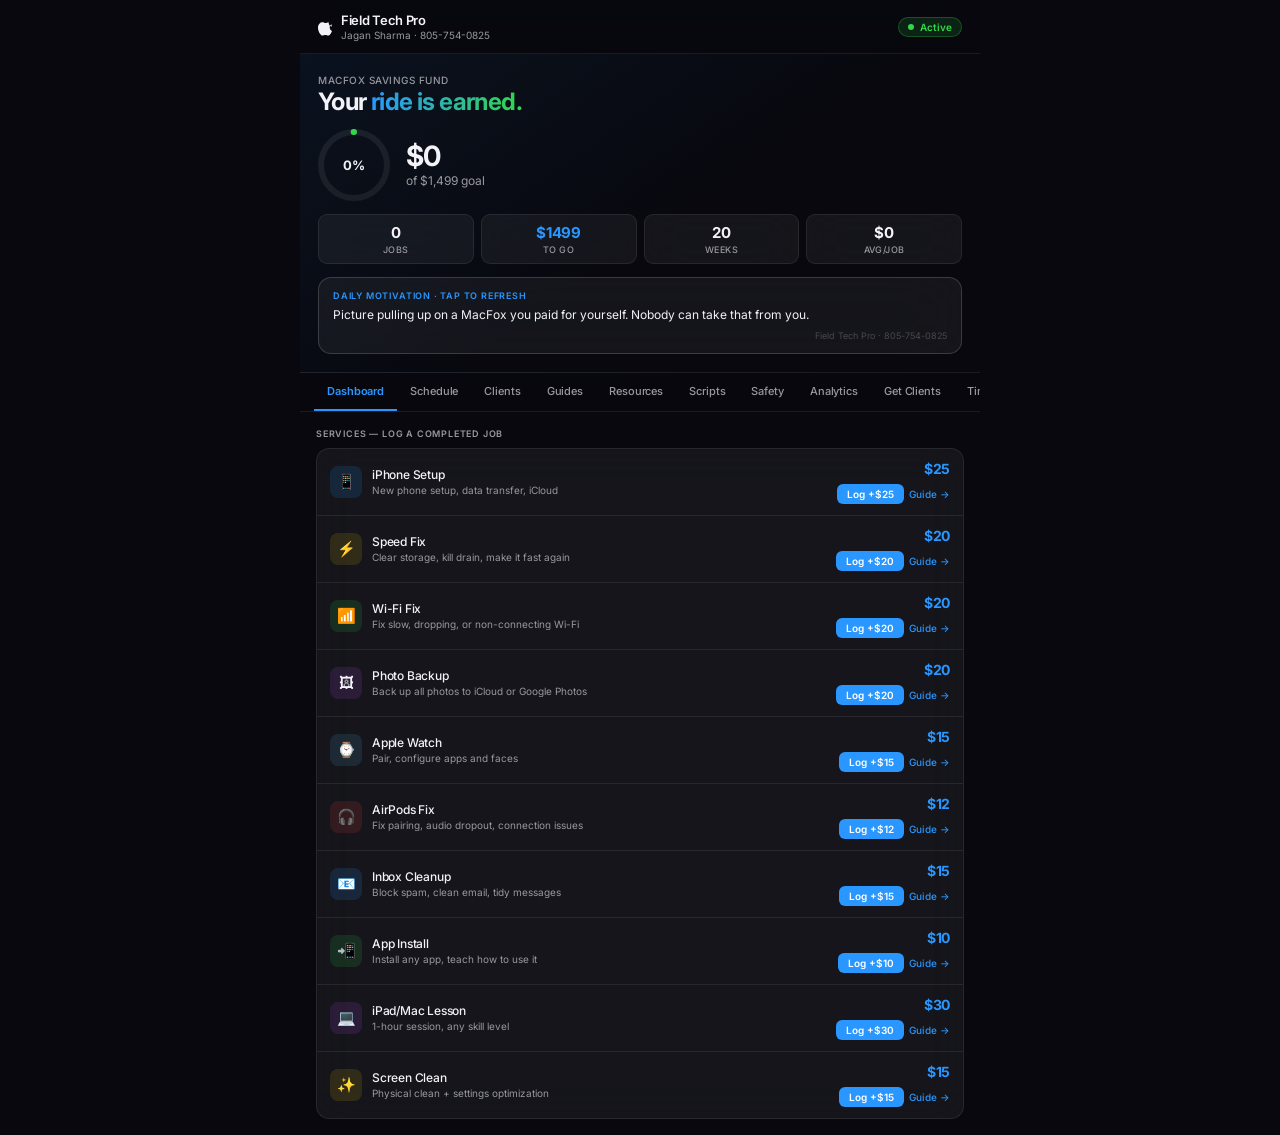
<file: macfox/index.html>
<!DOCTYPE html>
<html lang="en">
<head>
<meta charset="UTF-8">
<meta name="viewport" content="width=device-width, initial-scale=1.0">
<title>Field Tech Pro — Jagan Sharma</title>
<style>
@import url('https://fonts.googleapis.com/css2?family=Inter:wght@300;400;500;600;700&display=swap');
*{box-sizing:border-box;margin:0;padding:0;-webkit-font-smoothing:antialiased}
:root{
  --bg:#08080e;--bg2:#111118;--bg3:#1c1c26;
  --g:rgba(255,255,255,0.055);--g2:rgba(255,255,255,0.09);--g3:rgba(255,255,255,0.13);
  --b:rgba(255,255,255,0.08);--b2:rgba(255,255,255,0.16);--b3:rgba(255,255,255,0.26);
  --t:#f2f2f7;--t2:#98989f;--t3:#48484f;
  --blue:#2997ff;--bl2:rgba(41,151,255,0.14);--bl3:rgba(41,151,255,0.07);
  --green:#32d74b;--gr2:rgba(50,215,75,0.13);
  --amber:#ffd60a;--am2:rgba(255,214,10,0.12);
  --red:#ff453a;--rd2:rgba(255,69,58,0.13);
  --purple:#bf5af2;--pu2:rgba(191,90,242,0.13);
  --pink:#ff375f;--pk2:rgba(255,55,95,0.12);
  --teal:#5ac8fa;--te2:rgba(90,200,250,0.12);
  --r:13px;--r2:9px;--r3:18px;
  --ff:'Inter',-apple-system,sans-serif
}
html,body{font-family:var(--ff);background:var(--bg);color:var(--t);min-height:100vh}

.app{background:var(--bg);max-width:680px;margin:0 auto;min-height:100vh}

.topbar{background:rgba(8,8,14,0.82);backdrop-filter:blur(40px) saturate(200%);-webkit-backdrop-filter:blur(40px) saturate(200%);border-bottom:0.5px solid var(--b);padding:12px 18px;display:flex;align-items:center;justify-content:space-between;position:sticky;top:0;z-index:300}
.tb-l{display:flex;align-items:center;gap:9px}
.apl{width:14px;height:18px;fill:var(--t)}
.app-n{font-size:13px;font-weight:600;letter-spacing:-.3px}
.app-s{font-size:10px;color:var(--t2);margin-top:1px}
.live{width:6px;height:6px;border-radius:50%;background:var(--green);display:inline-block;margin-right:4px;animation:pulse 2s ease infinite}
@keyframes pulse{0%,100%{opacity:1}50%{opacity:.35}}
.sbadge{background:var(--gr2);border:0.5px solid rgba(50,215,75,0.28);color:var(--green);font-size:10px;font-weight:600;padding:3px 9px;border-radius:20px;display:flex;align-items:center;gap:2px}

.hero{background:linear-gradient(145deg,rgba(41,151,255,0.07) 0%,rgba(8,8,14,0) 55%);border-bottom:0.5px solid var(--b);padding:20px 18px 18px}
.h-label{font-size:10px;font-weight:500;color:var(--t2);letter-spacing:.05em;text-transform:uppercase;margin-bottom:3px}
.h-title{font-size:24px;font-weight:700;letter-spacing:-.6px;margin-bottom:14px;line-height:1.1}
.h-grad{background:linear-gradient(90deg,#2997ff,#32d74b);-webkit-background-clip:text;-webkit-text-fill-color:transparent;background-clip:text}

.ring-row{display:flex;align-items:center;gap:16px;margin-bottom:13px}
.ring-wrap{position:relative;width:72px;height:72px;flex-shrink:0}
.ring-wrap svg{transform:rotate(-90deg)}
.rbg{fill:none;stroke:rgba(255,255,255,0.07);stroke-width:6}
.rfill{fill:none;stroke:url(#grad1);stroke-width:6;stroke-linecap:round;stroke-dasharray:207;stroke-dashoffset:207;transition:stroke-dashoffset 1.5s cubic-bezier(.4,0,.2,1)}
.rpct{position:absolute;inset:0;display:flex;align-items:center;justify-content:center;font-size:13px;font-weight:700;letter-spacing:-.4px}
.bnum{font-size:28px;font-weight:700;letter-spacing:-.9px;line-height:1;margin-bottom:3px}
.bsub{font-size:12px;color:var(--t2)}

.chips{display:grid;grid-template-columns:repeat(4,1fr);gap:7px;margin-bottom:13px}
.chip{background:var(--g);border:0.5px solid var(--b);border-radius:var(--r2);padding:8px 9px;text-align:center;backdrop-filter:blur(20px)}
.chip-v{font-size:15px;font-weight:700;letter-spacing:-.3px;margin-bottom:2px}
.chip-l{font-size:9px;color:var(--t2);font-weight:500;text-transform:uppercase;letter-spacing:.05em}

.motive{background:var(--g);border:0.5px solid var(--b2);border-radius:var(--r);padding:12px 14px;cursor:pointer;backdrop-filter:blur(30px);transition:border-color .2s}
.motive:active{border-color:var(--b3)}
.m-eye{font-size:9px;font-weight:600;color:var(--blue);text-transform:uppercase;letter-spacing:.09em;margin-bottom:4px}
.m-body{font-size:12px;color:var(--t);line-height:1.6}
.m-tap{font-size:9px;color:var(--t3);margin-top:5px;text-align:right}

.nav{background:rgba(8,8,14,0.8);backdrop-filter:blur(30px);-webkit-backdrop-filter:blur(30px);border-bottom:0.5px solid var(--b);padding:0 14px;display:flex;gap:0;overflow-x:auto;-webkit-overflow-scrolling:touch;position:sticky;top:53px;z-index:200}
.nav::-webkit-scrollbar{display:none}
.nt{font-size:11px;font-weight:500;padding:11px 13px;color:var(--t2);cursor:pointer;border-bottom:2px solid transparent;white-space:nowrap;transition:color .15s;flex-shrink:0;letter-spacing:-.1px}
.nt.active{color:var(--blue);border-bottom-color:var(--blue);font-weight:600}

.panels{padding:16px}
.panel{display:none;animation:fu .2s ease}
.panel.active{display:block}
@keyframes fu{from{opacity:0;transform:translateY(5px)}to{opacity:1;transform:translateY(0)}}

.sec{font-size:9px;font-weight:600;color:var(--t2);text-transform:uppercase;letter-spacing:.09em;margin:0 0 9px}
.sec-gap{margin-top:16px}

.glist{background:var(--g);border:0.5px solid var(--b);border-radius:var(--r);overflow:hidden;backdrop-filter:blur(20px)}
.grow{display:flex;align-items:center;gap:10px;padding:11px 13px;border-bottom:0.5px solid var(--b);transition:background .1s}
.grow:last-child{border-bottom:none}
.grow:active{background:var(--g2)}
.gi{width:32px;height:32px;border-radius:8px;display:flex;align-items:center;justify-content:center;font-size:15px;flex-shrink:0}
.ginfo{flex:1;min-width:0}
.gname{font-size:12px;font-weight:500;letter-spacing:-.2px;margin-bottom:2px}
.gdesc{font-size:10px;color:var(--t2);white-space:nowrap;overflow:hidden;text-overflow:ellipsis}
.gr{display:flex;flex-direction:column;align-items:flex-end;gap:4px;flex-shrink:0}
.ptag{font-size:14px;font-weight:700;color:var(--blue);letter-spacing:-.3px}

.btn-p{background:var(--blue);color:#fff;border:none;border-radius:6px;padding:4px 10px;font-size:10px;font-weight:600;cursor:pointer;font-family:var(--ff);transition:all .1s;white-space:nowrap}
.btn-p:active{transform:scale(.93)}
.btn-s{background:none;border:none;color:var(--blue);font-size:10px;font-weight:500;cursor:pointer;font-family:var(--ff);padding:0}
.sbadge2{background:var(--gr2);border:0.5px solid rgba(50,215,75,.22);color:var(--green);font-size:9px;font-weight:700;border-radius:10px;padding:2px 6px}

.gcard{background:var(--g);border:0.5px solid var(--b);border-radius:var(--r);overflow:hidden;margin-bottom:9px;backdrop-filter:blur(20px)}
.gh{display:flex;align-items:center;padding:12px 13px;cursor:pointer;gap:9px;transition:background .1s}
.gh:active{background:var(--g2)}
.ghi{width:30px;height:30px;border-radius:7px;display:flex;align-items:center;justify-content:center;font-size:14px;flex-shrink:0}
.ghm{flex:1}
.ght{font-size:12px;font-weight:500;letter-spacing:-.2px}
.ghp{font-size:11px;color:var(--blue);font-weight:600;margin-top:1px}
.ghc{font-size:10px;color:var(--t3);transition:transform .2s}
.ghc.open{transform:rotate(180deg)}
.gbody{display:none;border-top:0.5px solid var(--b);padding:13px}
.gbody.open{display:block}
.step{display:flex;gap:10px;margin-bottom:11px}
.sn{width:20px;height:20px;border-radius:50%;background:var(--blue);color:#fff;font-size:9px;font-weight:700;display:flex;align-items:center;justify-content:center;flex-shrink:0;margin-top:1px}
.st{font-size:11px;font-weight:600;margin-bottom:2px}
.sb2{font-size:11px;color:var(--t2);line-height:1.55}
.ibox{background:rgba(255,255,255,0.04);border-radius:7px;padding:8px 10px;font-size:10px;color:var(--t2);line-height:1.5;margin-top:5px}
.ibox b{color:var(--t);font-weight:600}
.tbox{border-left:2px solid var(--blue);padding:7px 10px;font-size:10px;color:var(--t2);line-height:1.55;margin-top:5px;background:var(--bl3);border-radius:0 6px 6px 0}
.tbox b{color:var(--blue);font-weight:600}

.rcard{background:var(--g);border:0.5px solid var(--b);border-radius:var(--r);padding:13px;margin-bottom:9px;backdrop-filter:blur(20px)}
.rch{display:flex;align-items:center;gap:9px;margin-bottom:7px}
.rci{width:30px;height:30px;border-radius:7px;display:flex;align-items:center;justify-content:center;font-size:14px;flex-shrink:0}
.rcn{font-size:12px;font-weight:600;letter-spacing:-.2px}
.rcs{font-size:10px;color:var(--t2);margin-top:1px}
.rcd{font-size:11px;color:var(--t2);line-height:1.6;margin-bottom:9px}
.rclink{display:inline-flex;align-items:center;gap:4px;background:var(--bl2);border:0.5px solid rgba(41,151,255,.22);border-radius:6px;padding:5px 11px;font-size:11px;font-weight:600;color:var(--blue);text-decoration:none;cursor:pointer;transition:background .15s}
.rclink:active{background:rgba(41,151,255,.25)}
.tags{display:flex;gap:5px;flex-wrap:wrap;margin-top:7px}
.tag{background:var(--g2);border:0.5px solid var(--b);border-radius:5px;padding:2px 7px;font-size:9px;color:var(--t2);font-weight:500}

.mbox{background:rgba(255,255,255,0.038);border-radius:7px;padding:10px 12px;font-size:11px;line-height:1.7;color:var(--t);font-style:italic;margin:7px 0;white-space:pre-line}
.cbtn{background:var(--g2);border:0.5px solid var(--b2);border-radius:6px;padding:5px 11px;font-size:10px;font-weight:600;color:var(--blue);cursor:pointer;font-family:var(--ff);transition:all .15s}
.cbtn:active{background:var(--g3)}

.row-ok{border-color:rgba(50,215,75,.18);background:var(--gr2)}
.row-warn{border-color:rgba(255,214,10,.18);background:var(--am2)}
.row-info{border-color:rgba(41,151,255,.13);background:var(--bl3)}
.sr{display:flex;gap:9px;align-items:flex-start;margin-bottom:9px;padding:10px 12px;background:var(--g);border:0.5px solid var(--b);border-radius:var(--r2)}
.sri{font-size:13px;flex-shrink:0;margin-top:1px}
.srt{font-size:11px;color:var(--t2);line-height:1.55}
.srt b{color:var(--t);font-weight:600}

.tl-card{background:var(--g);border:0.5px solid var(--b);border-radius:var(--r);padding:14px;margin-bottom:9px;backdrop-filter:blur(20px)}
input[type=range]{width:100%;accent-color:var(--blue);margin:.4rem 0}
.tl-out{font-size:12px;color:var(--t);line-height:1.7;margin-top:7px}
.tl-out strong{color:var(--blue);font-weight:700}

.crm-form{background:var(--g);border:0.5px solid var(--b);border-radius:var(--r);padding:13px;margin-bottom:10px}
.crm-form input,.crm-form select,.crm-form textarea{width:100%;background:rgba(255,255,255,0.06);border:0.5px solid var(--b2);border-radius:7px;padding:9px 11px;font-size:12px;color:var(--t);font-family:var(--ff);margin-bottom:8px;outline:none}
.crm-form input::placeholder,.crm-form textarea::placeholder{color:var(--t3)}
.crm-form textarea{min-height:60px;resize:vertical}
.crm-form select option{background:#1a1a24;color:var(--t)}
.form-row{display:grid;grid-template-columns:1fr 1fr;gap:8px}
.btn-add{background:var(--blue);color:#fff;border:none;border-radius:7px;padding:9px 16px;font-size:12px;font-weight:600;cursor:pointer;font-family:var(--ff);width:100%;transition:opacity .15s}
.btn-add:active{opacity:.8}
.client-card{background:var(--g);border:0.5px solid var(--b);border-radius:var(--r);padding:12px 13px;margin-bottom:8px;position:relative}
.cc-row{display:flex;align-items:flex-start;gap:10px}
.cc-av{width:36px;height:36px;border-radius:50%;display:flex;align-items:center;justify-content:center;font-size:13px;font-weight:700;flex-shrink:0}
.cc-name{font-size:13px;font-weight:600;letter-spacing:-.2px;margin-bottom:2px}
.cc-meta{font-size:10px;color:var(--t2);margin-bottom:5px}
.cc-del{position:absolute;top:10px;right:10px;background:none;border:none;color:var(--t3);font-size:16px;cursor:pointer;line-height:1;padding:2px 6px}
.cc-del:active{color:var(--red)}
.cc-note{font-size:11px;color:var(--t2);background:rgba(255,255,255,0.04);border-radius:6px;padding:7px 9px;margin-top:6px;line-height:1.5}
.empty-state{text-align:center;padding:30px 20px;color:var(--t2);font-size:12px}

.sched-form{background:var(--g);border:0.5px solid var(--b);border-radius:var(--r);padding:13px;margin-bottom:10px}
.sched-form input,.sched-form select{width:100%;background:rgba(255,255,255,0.06);border:0.5px solid var(--b2);border-radius:7px;padding:9px 11px;font-size:12px;color:var(--t);font-family:var(--ff);margin-bottom:8px;outline:none}
.sched-form select option{background:#1a1a24}
.job-item{background:var(--g);border:0.5px solid var(--b);border-radius:var(--r2);padding:10px 12px;margin-bottom:7px;display:flex;align-items:center;gap:10px}
.ji-dot{width:8px;height:8px;border-radius:50%;flex-shrink:0}
.ji-info{flex:1}
.ji-name{font-size:12px;font-weight:500;margin-bottom:1px}
.ji-meta{font-size:10px;color:var(--t2)}
.ji-price{font-size:13px;font-weight:700;color:var(--blue)}
.ji-del{background:none;border:none;color:var(--t3);font-size:14px;cursor:pointer;padding:2px 5px}
.ji-del:active{color:var(--red)}
.ji-done{background:var(--green);color:#fff;border:none;border-radius:5px;padding:3px 8px;font-size:9px;font-weight:600;cursor:pointer;font-family:var(--ff)}

.chart-wrap{background:var(--g);border:0.5px solid var(--b);border-radius:var(--r);padding:14px;margin-bottom:10px}
.chart-title{font-size:11px;font-weight:600;color:var(--t);margin-bottom:12px}
.bar-chart{display:flex;align-items:flex-end;gap:4px;height:80px}
.bar-col{display:flex;flex-direction:column;align-items:center;gap:3px;flex:1}
.bar-fill{width:100%;border-radius:3px 3px 0 0;background:linear-gradient(180deg,var(--blue),rgba(41,151,255,.4));min-height:2px}
.bar-lbl{font-size:8px;color:var(--t3);white-space:nowrap}
.bar-val{font-size:8px;color:var(--blue);font-weight:600}

.comp-overlay{display:none;position:fixed;inset:0;background:rgba(0,0,0,0.6);z-index:999;align-items:center;justify-content:center}
.comp-overlay.show{display:flex}
.comp-modal{background:rgba(22,22,30,0.97);border:0.5px solid var(--b2);border-radius:20px;padding:28px 22px;text-align:center;max-width:270px;width:90%;backdrop-filter:blur(40px);transform:scale(.84);opacity:0;transition:all .38s cubic-bezier(.34,1.56,.64,1)}
.comp-modal.show{transform:scale(1);opacity:1}
.comp-e{font-size:50px;margin-bottom:10px;display:block;animation:rock 1.2s ease infinite alternate}
@keyframes rock{from{transform:rotate(-5deg)scale(1)}to{transform:rotate(5deg)scale(1.07)}}
.comp-t{font-size:20px;font-weight:700;letter-spacing:-.4px;margin-bottom:5px}
.comp-s{font-size:12px;color:var(--t2);line-height:1.5;margin-bottom:18px}
.comp-btn{background:var(--blue);color:#fff;border:none;border-radius:10px;padding:12px 22px;font-size:13px;font-weight:600;cursor:pointer;font-family:var(--ff);width:100%}

.sc{margin-bottom:18px}
</style>
</head>
<body>
<div class="app">
<svg width="0" height="0" style="position:absolute"><defs><linearGradient id="grad1" x1="0%" y1="0%" x2="100%" y2="0%"><stop offset="0%" stop-color="#2997ff"/><stop offset="100%" stop-color="#32d74b"/></linearGradient></defs></svg>

<div class="topbar">
  <div class="tb-l">
    <svg class="apl" viewBox="0 0 814 1000"><path d="M788.1 340.9c-5.8 4.5-108.2 62.2-108.2 190.5 0 148.4 130.3 200.9 134.2 202.2-.6 3.2-20.7 71.9-68.7 141.9-42.8 61.6-87.5 123.1-155.5 123.1s-85.5-39.5-164-39.5c-76 0-103.7 40.8-165.9 40.8s-105-57.8-155.5-127.4C46 790.7 0 663 0 541.8c0-207.8 135.4-317.9 268.5-317.9 69.6 0 127.7 45.8 170.6 45.8 40.3 0 107.7-48.4 186.8-48.4l7.6.1c-10.2 15.4-12.9 24.8-12.9 45.8 0 111.4 88.6 198.5 182.8 198.5z"/></svg>
    <div><div class="app-n">Field Tech Pro</div><div class="app-s">Jagan Sharma · 805-754-0825</div></div>
  </div>
  <div class="sbadge"><span class="live"></span>Active</div>
</div>

<div class="hero">
  <div class="h-label">MacFox Savings Fund</div>
  <div class="h-title">Your <span class="h-grad">ride is earned.</span></div>
  <div class="ring-row">
    <div class="ring-wrap">
      <svg width="72" height="72" viewBox="0 0 72 72"><circle class="rbg" cx="36" cy="36" r="33"/><circle class="rfill" id="rc" cx="36" cy="36" r="33"/></svg>
      <div class="rpct" id="rpct">0%</div>
    </div>
    <div style="flex:1"><div class="bnum" id="earn-big">$0</div><div class="bsub">of $1,499 goal</div></div>
  </div>
  <div class="chips">
    <div class="chip"><div class="chip-v" id="c-jobs">0</div><div class="chip-l">Jobs</div></div>
    <div class="chip"><div class="chip-v" id="c-left" style="color:var(--blue)">$1,499</div><div class="chip-l">To go</div></div>
    <div class="chip"><div class="chip-v" id="c-wk">—</div><div class="chip-l">Weeks</div></div>
    <div class="chip"><div class="chip-v" id="c-avg">$0</div><div class="chip-l">Avg/job</div></div>
  </div>
  <div class="motive" onclick="nextMotive()">
    <div class="m-eye">Daily motivation · tap to refresh</div>
    <div class="m-body" id="mot-txt"></div>
    <div class="m-tap">Field Tech Pro · 805-754-0825</div>
  </div>
</div>

<div class="nav">
  <div class="nt active" onclick="showTab('dash',this)">Dashboard</div>
  <div class="nt" onclick="showTab('schedule',this)">Schedule</div>
  <div class="nt" onclick="showTab('clients',this)">Clients</div>
  <div class="nt" onclick="showTab('guides',this)">Guides</div>
  <div class="nt" onclick="showTab('resources',this)">Resources</div>
  <div class="nt" onclick="showTab('scripts',this)">Scripts</div>
  <div class="nt" onclick="showTab('safety',this)">Safety</div>
  <div class="nt" onclick="showTab('analytics',this)">Analytics</div>
  <div class="nt" onclick="showTab('getclients',this)">Get Clients</div>
  <div class="nt" onclick="showTab('timeline',this)">Timeline</div>
  <div class="nt" onclick="showTab('pricing',this)">Pricing</div>
</div>

<div class="panels">

<div class="panel active" id="panel-dash">
  <div class="sec">Services — log a completed job</div>
  <div class="glist" id="svc-list"></div>
</div>

<div class="panel" id="panel-schedule">
  <div class="sec">Book an upcoming job</div>
  <div class="sched-form">
    <div class="form-row">
      <input type="text" id="sch-client" placeholder="Client name">
      <input type="text" id="sch-date" placeholder="Date (e.g. Mon Apr 14)">
    </div>
    <div class="form-row">
      <input type="text" id="sch-time" placeholder="Time (e.g. 3:00 PM)">
      <select id="sch-svc"><option value="">Select service…</option></select>
    </div>
    <input type="text" id="sch-loc" placeholder="Location (e.g. Starbucks on Main)">
    <button class="btn-add" onclick="addJob()">+ Add to Schedule</button>
  </div>
  <div class="sec sec-gap">Upcoming jobs</div>
  <div id="job-list"><div class="empty-state">No jobs scheduled yet.</div></div>
</div>

<div class="panel" id="panel-clients">
  <div class="sec">Add a client</div>
  <div class="crm-form">
    <input type="text" id="cl-name" placeholder="Full name">
    <div class="form-row">
      <input type="text" id="cl-phone" placeholder="Phone number">
      <input type="text" id="cl-where" placeholder="How you met them">
    </div>
    <textarea id="cl-note" placeholder="Notes (device type, issues, anything useful)"></textarea>
    <button class="btn-add" onclick="addClient()">+ Save Client</button>
  </div>
  <div class="sec sec-gap">Client roster — <span id="cl-count">0</span> saved</div>
  <div id="client-list"><div class="empty-state">No clients yet. Add your first one above.</div></div>
</div>

<div class="panel" id="panel-guides">
  <div class="sec">Tap any service to expand the full guide</div>
  <div id="guide-list"></div>
</div>

<div class="panel" id="panel-resources">
  <div class="sec">Watch before your first job</div>
  <div id="res-watch"></div>
  <div class="sec sec-gap">Apple official support</div>
  <div id="res-apple"></div>
  <div class="sec sec-gap">Tools to bookmark</div>
  <div id="res-tools"></div>
</div>

<div class="panel" id="panel-scripts">
  <div class="sec">Ready-to-send templates — your number is pre-filled</div>
  <div id="script-list"></div>
</div>

<div class="panel" id="panel-safety">
  <div class="sec">Where to work</div>
  <div class="sr row-ok"><div class="sri">✅</div><div class="srt"><b>Public spots</b> — Starbucks, library, park. Client brings device to you. Safe, professional, zero risk. This is your default.</div></div>
  <div class="sr row-ok"><div class="sri">✅</div><div class="srt"><b>Your kitchen table</b> — invite clients over. Parent is home. Great setup for longer jobs.</div></div>
  <div class="sr row-ok"><div class="sri">✅</div><div class="srt"><b>Their driveway or porch</b> — fine for quick 15-min fixes. Open, visible, easy to leave.</div></div>
  <div class="sr row-warn"><div class="sri">⚠️</div><div class="srt"><b>Inside a stranger's home alone</b> — avoid. If the job needs it, bring a parent or friend.</div></div>
  <div class="sec sec-gap">Which clients are safe</div>
  <div class="sr row-ok"><div class="sri">✅</div><div class="srt"><b>Friends' parents, family, family friends</b> — zero stranger risk, highest referral rate.</div></div>
  <div class="sr row-ok"><div class="sri">✅</div><div class="srt"><b>Nextdoor neighbors</b> — community-verified. Trust is baked in.</div></div>
  <div class="sr row-ok"><div class="sri">✅</div><div class="srt"><b>School staff</b> — teachers, admin. Safe environment, great word-of-mouth.</div></div>
  <div class="sr row-warn"><div class="sri">⚠️</div><div class="srt"><b>Cold online strangers</b> — get a parent vibe check before any first meeting.</div></div>
  <div class="sec sec-gap">Per-job checklist</div>
  <div class="sr row-info"><div class="sri">1</div><div class="srt"><b>Tell a parent</b> who the client is, where you're going, when you'll be back.</div></div>
  <div class="sr row-info"><div class="sri">2</div><div class="srt"><b>Confirm price upfront</b> — "Just to confirm, this is $[X] via Apple Cash when we're done."</div></div>
  <div class="sr row-info"><div class="sri">3</div><div class="srt"><b>Get Apple Cash on the spot</b> — never leave without it. Send to 805-754-0825.</div></div>
  <div class="sr row-info"><div class="sri">4</div><div class="srt"><b>Never store passwords</b> — forget them the moment you're done.</div></div>
  <div class="sr row-info"><div class="sri">5</div><div class="srt"><b>If anything feels wrong — leave.</b> No job is worth more than your safety.</div></div>
</div>

<div class="panel" id="panel-analytics">
  <div class="sec">Earnings by service</div>
  <div class="chart-wrap">
    <div class="chart-title">Jobs by service (all time)</div>
    <div class="bar-chart" id="bar-chart"></div>
  </div>
  <div class="sec sec-gap">Stats</div>
  <div class="glist" id="stat-list"></div>
  <div class="sec sec-gap">Milestones</div>
  <div id="milestone-list"></div>
</div>

<div class="panel" id="panel-getclients">
  <div class="sec">Best channels ranked</div>
  <div class="glist" style="margin-bottom:13px">
    <div class="grow"><div class="gi" style="background:var(--gr2)">🏆</div><div class="ginfo"><div class="gname">Friends' parents & family friends</div><div class="gdesc">Easiest yes, zero stranger risk, highest referral rate</div></div></div>
    <div class="grow"><div class="gi" style="background:var(--bl2)">📱</div><div class="ginfo"><div class="gname">Nextdoor</div><div class="gdesc">High-trust neighbor community — post here first</div></div></div>
    <div class="grow"><div class="gi" style="background:var(--pu2)">🏫</div><div class="ginfo"><div class="gname">School staff</div><div class="gdesc">Teachers, admin — underserved, grateful, great referrers</div></div></div>
    <div class="grow"><div class="gi" style="background:var(--am2)">📋</div><div class="ginfo"><div class="gname">Neighborhood flyers</div><div class="gdesc">Library board, coffee shop, laundromat, mailboxes</div></div></div>
    <div class="grow"><div class="gi" style="background:var(--rd2)">👴</div><div class="ginfo"><div class="gname">Grandparents' circle</div><div class="gdesc">Older adults = highest tech confusion = most grateful clients</div></div></div>
    <div class="grow"><div class="gi" style="background:var(--te2)">⛪</div><div class="ginfo"><div class="gname">Church / community groups</div><div class="gdesc">Tight-knit trust circles, word spreads fast</div></div></div>
  </div>
  <div class="sec">Scripts for every moment</div>
  <div class="rcard">
    <div class="rch"><div class="rci" style="background:var(--bl2)">▶</div><div><div class="rcn">Opening line</div><div class="rcs">Say this before every job starts</div></div></div>
    <div class="mbox">"Before I start — just to confirm, this will be $[price] paid via Apple Cash when we're done. Does that work for you?"</div>
  </div>
  <div class="rcard">
    <div class="rch"><div class="rci" style="background:var(--gr2)">✓</div><div><div class="rcn">Closing line</div><div class="rcs">Every single job, every single time</div></div></div>
    <div class="mbox">"All done! Send the Apple Cash to 805-754-0825. And — if you know anyone who could use iPhone help, I'd really appreciate the referral."</div>
  </div>
  <div class="rcard">
    <div class="rch"><div class="rci" style="background:var(--am2)">💬</div><div><div class="rcn">Price objection handler</div></div></div>
    <div class="mbox">"The Apple Store charges $99 just to look at it and books a week out. I'm $20, I come to you, and I'll have it done before you finish your coffee. Want to try it?"</div>
  </div>
</div>

<div class="panel" id="panel-timeline">
  <div class="sec">MacFox timeline calculator</div>
  <div class="tl-card">
    <div style="font-size:11px;color:var(--t2);margin-bottom:5px">Jobs per week you can realistically do</div>
    <input type="range" min="1" max="20" step="1" value="4" id="tl-sl" oninput="calcTl()">
    <div style="display:flex;justify-content:space-between;font-size:9px;color:var(--t3)"><span>1/wk</span><span>20/wk</span></div>
    <div class="tl-out" id="tl-out"></div>
  </div>
  <div class="sec sec-gap">Income scenarios</div>
  <div class="glist" style="margin-bottom:13px">
    <div class="grow"><div class="gi" style="background:rgba(255,255,255,0.04);font-size:13px">🐢</div><div class="ginfo"><div class="gname">Casual — 2 jobs/week</div><div class="gdesc">~$38/wk · MacFox in ~10 months</div></div></div>
    <div class="grow"><div class="gi" style="background:var(--bl2);font-size:13px">⚡</div><div class="ginfo"><div class="gname">Consistent — 5 jobs/week</div><div class="gdesc">~$95/wk · MacFox in ~4 months</div></div></div>
    <div class="grow"><div class="gi" style="background:var(--gr2);font-size:13px">🚀</div><div class="ginfo"><div class="gname">Grind — 10 jobs/week</div><div class="gdesc">~$190/wk · MacFox in ~8 weeks</div></div></div>
    <div class="grow"><div class="gi" style="background:var(--am2);font-size:13px">👑</div><div class="ginfo"><div class="gname">Beast mode — 15+/week</div><div class="gdesc">~$285/wk · MacFox in ~5 weeks</div></div></div>
  </div>
  <div class="sec">Ways to earn faster</div>
  <div class="glist">
    <div class="grow"><div class="gi" style="background:var(--bl2);font-size:13px">📦</div><div class="ginfo"><div class="gname">Bundle services</div><div class="gdesc">Speed fix + clean + backup = $50 package</div></div></div>
    <div class="grow"><div class="gi" style="background:var(--gr2);font-size:13px">🔄</div><div class="ginfo"><div class="gname">Monthly check-in plan</div><div class="gdesc">$10/month "phone health" for regulars</div></div></div>
    <div class="grow"><div class="gi" style="background:var(--pu2);font-size:13px">👥</div><div class="ginfo"><div class="gname">Group lessons</div><div class="gdesc">3 seniors at once = $30 each = $90/hr</div></div></div>
    <div class="grow"><div class="gi" style="background:var(--am2);font-size:13px">⭐</div><div class="ginfo"><div class="gname">Ask for tips</div><div class="gdesc">Happy clients often tip $5–15. Never hurts to smile.</div></div></div>
  </div>
</div>

<div class="panel" id="panel-pricing">
  <div class="sec">Your official price list</div>
  <div class="glist" style="margin-bottom:13px" id="price-list"></div>
  <div class="sec sec-gap">Bundle packages</div>
  <div class="glist" style="margin-bottom:13px">
    <div class="grow"><div class="gi" style="background:var(--bl2);font-size:13px">📱</div><div class="ginfo"><div class="gname">Full iPhone Refresh</div><div class="gdesc">Speed fix + screen clean + photo backup</div></div><div class="gr"><div class="ptag">$50</div><div style="font-size:9px;color:var(--green)">Save $5</div></div></div>
    <div class="grow"><div class="gi" style="background:var(--gr2);font-size:13px">🎓</div><div class="ginfo"><div class="gname">New Device Package</div><div class="gdesc">Setup + app install + full walkthrough</div></div><div class="gr"><div class="ptag">$45</div><div style="font-size:9px;color:var(--green)">Save $10</div></div></div>
    <div class="grow"><div class="gi" style="background:var(--pu2);font-size:13px">🏠</div><div class="ginfo"><div class="gname">Home Tech Day</div><div class="gdesc">Up to 3 devices, 2 hours, one household</div></div><div class="gr"><div class="ptag">$75</div><div style="font-size:9px;color:var(--green)">Best value</div></div></div>
    <div class="grow"><div class="gi" style="background:var(--am2);font-size:13px">👴</div><div class="ginfo"><div class="gname">Senior Starter</div><div class="gdesc">iPad/MacBook lesson + email cleanup</div></div><div class="gr"><div class="ptag">$40</div><div style="font-size:9px;color:var(--green)">Save $5</div></div></div>
  </div>
  <div class="sec">Apple Cash — how to get paid</div>
  <div class="rcard">
    <div class="rcd">Tell every client: <em>"Send Apple Cash to <b>805-754-0825</b> — open Messages, tap the $ icon, and type the amount."</em> Show them on your phone if needed. Takes 30 seconds.</div>
    <div class="tags"><span class="tag">No ID needed</span><span class="tag">Instant transfer</span><span class="tag">iPhone to iPhone</span><span class="tag">Free to use</span></div>
  </div>
</div>

</div><!-- /panels -->

<!-- COMPLETION OVERLAY -->
<div class="comp-overlay" id="comp-overlay">
  <div class="comp-modal" id="comp-modal">
    <span class="comp-e">🎉</span>
    <div class="comp-t">MacFox fund — complete.</div>
    <div class="comp-s">You earned every dollar yourself, Jagan.<br>Go get your ride.</div>
    <button class="comp-btn" onclick="closeComp()">Let's ride →</button>
  </div>
</div>

</div><!-- /app -->

<script>
const GOAL=1499,AVG=19;
const MOTIVES=["Every job you do today is one day closer to that MacFox. Nobody's handing it to you — you're building it.","The MacFox doesn't care about excuses. Log a job.","Most people your age are just watching. You're actually building something. That's rare.","One job = one hour = $19 closer. Do the math then do the job.","You started this. Finish it. The ride feels completely different when you earned it yourself.","Consistency beats intensity. You don't need a perfect week — you just need today.","Picture pulling up on a MacFox you paid for yourself. Nobody can take that from you.","The goal is specific. The plan is clear. All that's left is execution.","Every hesitant client is noise. The next one says yes.","Rich people solve problems for others. You're already doing it.","Log another job. The bar moves every time.","Your peers will wonder how you got it. You'll know exactly how.","Doubt kills more dreams than failure ever will. Do the job.","Small actions compound. $20 today is a completely different person in 6 months.","You're not just saving for a MacFox. You're learning how to make money. That skill never expires.","Every client you help will tell two more people. This snowballs."];
let mi=Math.floor(Math.random()*MOTIVES.length);
function ld(){try{return JSON.parse(localStorage.getItem('ftp4')||'null')||{e:0,j:0,c:{},clients:[],jobs:[],log:[]};}catch(e){return{e:0,j:0,c:{},clients:[],jobs:[],log:[]};}}
let S=ld();
function sv(){try{localStorage.setItem('ftp4',JSON.stringify(S));}catch(e){}}

function updateHero(){
  const pct=Math.min((S.e/GOAL)*100,100);
  const circ=2*Math.PI*33;
  document.getElementById('rc').style.strokeDashoffset=circ*(1-pct/100);
  document.getElementById('rpct').textContent=Math.round(pct)+'%';
  document.getElementById('earn-big').textContent='$'+S.e;
  document.getElementById('c-jobs').textContent=S.j;
  document.getElementById('c-left').textContent='$'+Math.max(0,GOAL-S.e);
  const wks=S.e<GOAL?Math.ceil((GOAL-S.e)/(4*AVG)):'✓';
  document.getElementById('c-wk').textContent=wks;
  document.getElementById('c-avg').textContent=S.j>0?'$'+Math.round(S.e/S.j):'$0';
  if(pct>=100)showComp();
  renderAnalytics();
}

function showComp(){
  const o=document.getElementById('comp-overlay');
  o.classList.add('show');
  setTimeout(()=>document.getElementById('comp-modal').classList.add('show'),50);
}
function closeComp(){
  document.getElementById('comp-modal').classList.remove('show');
  setTimeout(()=>document.getElementById('comp-overlay').classList.remove('show'),400);
}

function nextMotive(){mi=(mi+1)%MOTIVES.length;const el=document.getElementById('mot-txt');el.style.opacity='0';setTimeout(()=>{el.textContent=MOTIVES[mi];el.style.transition='opacity .3s';el.style.opacity='1';},150);}
document.getElementById('mot-txt').textContent=MOTIVES[mi];

const ICONS=[['var(--bl2)','📱'],['var(--am2)','⚡'],['var(--gr2)','📶'],['var(--pu2)','🖼'],['var(--te2)','⌚'],['var(--rd2)','🎧'],['var(--bl2)','📧'],['var(--gr2)','📲'],['var(--pu2)','💻'],['var(--am2)','✨']];
const SVC=[
  {n:"iPhone Setup",p:25,d:"New phone setup, data transfer, iCloud",steps:[{t:"Get Apple ID credentials",b:"Ask for their Apple ID and password before anything else. If they've forgotten it, go to iforgot.apple.com first."},{t:"Back up the old phone",b:"Settings → [Name] → iCloud → iCloud Backup → Back Up Now. Wait for completion. This protects everything."},{t:"Sign out of old phone",b:"Settings → [Name] → scroll to bottom → Sign Out. Choose to keep a copy of data when prompted."},{t:"Power on new phone and restore",b:"Follow setup screen. Connect to Wi-Fi. Choose Restore from iCloud Backup. Sign in with Apple ID. Takes 10–30 minutes."},{t:"Verify everything transferred",b:"Check contacts, photos, apps, texts. Set up Face ID or Touch ID. Walk client through home screen."}],tools:"Both iPhones, Wi-Fi, Apple ID credentials",tip:"If they forgot Apple ID password, go to iforgot.apple.com first. Most common blocker on setup jobs."},
  {n:"Speed Fix",p:20,d:"Clear storage, kill drain, make it fast again",steps:[{t:"Check storage",b:"Settings → General → iPhone Storage. Under 2GB free = your problem."},{t:"Delete unused apps",b:"Tap app in Storage list → see size and last used date → delete anything unopened in months."},{t:"Clear Safari cache",b:"Settings → Safari → Clear History and Website Data. Frees space and speeds up browsing."},{t:"Disable Background App Refresh",b:"Settings → General → Background App Refresh → Off."},{t:"Restart the phone",b:"Hold side + volume down → slide to power off → 30 seconds → power on."},{t:"Check battery health",b:"Settings → Battery → Battery Health. Below 80% = degraded battery, needs Apple replacement."}],tools:"Just the iPhone",tip:"Last resort: Settings → Accessibility → Motion → Reduce Motion ON. Instant snappiness improvement."},
  {n:"Wi-Fi Fix",p:20,d:"Fix slow, dropping, or non-connecting Wi-Fi",steps:[{t:"Rule out device vs router",b:"Test on another device. If everything is slow, problem is router or ISP."},{t:"Restart the router",b:"Unplug from wall. Count 30 full seconds. Plug back in. Wait 2 minutes."},{t:"Forget and rejoin network",b:"Settings → Wi-Fi → (i) next to network → Forget → reconnect with password."},{t:"Check router placement",b:"Routers need open air. Further = weaker. Recommend central elevated location."},{t:"Speed test",b:"Go to fast.com. Show before and after numbers to client."}],tools:"Access to router, the problem device",tip:"If nothing fixes it, call the ISP — that's outside your scope and you've done your part."},
  {n:"Photo Backup",p:20,d:"Back up all photos to iCloud or Google Photos",steps:[{t:"Ask preference",b:"Google Photos = free 15GB, works anywhere. iCloud = Apple ecosystem, paid over 5GB."},{t:"Set up Google Photos",b:"Download app → sign in with Gmail → profile → Photos settings → Backup → Turn On."},{t:"Set up iCloud Photos",b:"Settings → [Name] → iCloud → Photos → toggle on iCloud Photos."},{t:"Let it upload",b:"Leave on Wi-Fi, plugged in. Show backup progress in Google Photos."},{t:"Verify",b:"Open photos.google.com or icloud.com in browser and show client their photos are safe."}],tools:"iPhone, Wi-Fi, Google or Apple account",tip:"If iCloud is full and they don't want to pay, Google Photos is always the free fix."},
  {n:"Apple Watch",p:15,d:"Pair, configure apps and faces",steps:[{t:"Check compatibility",b:"iPhone 6s or newer, iOS 17+. Keep both devices close together."},{t:"Open Watch app",b:"Pre-installed on iPhone. Tap Start Pairing. Hold camera over swirling Watch pattern."},{t:"Set up as new Watch",b:"Choose New Apple Watch. Select wrist. Software update takes 15–25 minutes."},{t:"Configure health and notifications",b:"Enter health info, enable notifications, add Apple Pay, set Activity goals."},{t:"Teach gestures",b:"Swipe up = Control Center. Swipe down = Notifications. Crown = Home. Hold side = Power/Pay."}],tools:"iPhone, Apple Watch, Apple ID, Wi-Fi",tip:"Start the update and use those 20 minutes to fix something else for them."},
  {n:"AirPods Fix",p:12,d:"Fix pairing, audio dropout, connection issues",steps:[{t:"Check charge",b:"Open case near iPhone. Popup shows charge levels. Under 10% → charge 15 min first."},{t:"Forget and re-pair",b:"Settings → Bluetooth → (i) next to AirPods → Forget → open case → hold back button → reconnect."},{t:"Clean them",b:"Dry cotton swab on speaker mesh. Debris = most common cause of muffled audio."},{t:"Factory reset",b:"AirPods in open case → hold back button 15 seconds until amber then white flash."},{t:"Check audio balance",b:"Settings → Accessibility → Audio/Visual → Balance slider. Center it if off."}],tools:"AirPods, case, iPhone",tip:"One AirPod never charging = needs Apple service. Be honest — not fixable without parts."},
  {n:"Inbox Cleanup",p:15,d:"Block spam, clean email, tidy messages",steps:[{t:"Unsubscribe from mass emails",b:"Mail → search 'unsubscribe' → open top senders → tap Unsubscribe."},{t:"Block spam texts",b:"Open spam text → tap sender → Info → Block this Caller."},{t:"Filter unknown senders",b:"Settings → Messages → Filter Unknown Senders → On."},{t:"Mark junk in Mail",b:"Swipe left on junk → More → Mark as Junk. Trains the filter."},{t:"Organize remaining email",b:"Create folders: Bills, Family, Receipts. Show client how to move emails there."}],tools:"iPhone, email login if needed",tip:"Deleting 200 old emails in front of them is a huge wow moment. Inbox zero = magic."},
  {n:"App Install",p:10,d:"Install any app, teach how to use it",steps:[{t:"Find correct app",b:"App Store → Search → exact name → check developer name → Get → Install."},{t:"Set up account",b:"Help sign in or create account with their email."},{t:"Walk through every screen",b:"Tap through every section together. Plain English only. Check in constantly."},{t:"Focus on their specific need",b:"Show the one thing they want 3 times. Have them try it themselves."},{t:"Leave a written reference",b:"Write 3–5 steps in their Notes app for what they'll do most."}],tools:"iPhone, account credentials",tip:"Patience is the product. The more patient you are, the more referrals you get."},
  {n:"iPad/Mac Lesson",p:30,d:"1-hour session, any skill level",steps:[{t:"Start with their goal",b:"Ask what's been most frustrating. Let them set the agenda."},{t:"Navigation basics first",b:"iPad: tap, swipe, pinch, home bar. MacBook: trackpad, Dock, Finder, menu bar."},{t:"Tackle their specific need",b:"Email, FaceTime, Pages, photos — whatever they want. Let them do each step."},{t:"MacBook shortcuts",b:"Cmd+C, Cmd+V, Cmd+Z, Cmd+Space, Cmd+Tab. Write these on a card."},{t:"Practice plan",b:"'Try this today, this this week.' Give your number for quick questions."}],tools:"Whatever device they have",tip:"40-minute sessions often work better than 60 for older clients. End while they're energized."},
  {n:"Screen Clean",p:15,d:"Physical clean + settings optimization",steps:[{t:"Screen clean",b:"Microfiber cloth only, slightly damp with water. Slow circles. No alcohol on OLED."},{t:"Port clean",b:"Dry wooden toothpick, gently scrape lint from charging port. Never metal."},{t:"Display settings",b:"Settings → Display & Brightness: True Tone, Auto-Brightness, Night Shift."},{t:"Check Do Not Disturb",b:"Settings → Focus → Do Not Disturb. Make sure not accidentally on all day."},{t:"iOS update",b:"Settings → General → Software Update. Start before you leave."}],tools:"Microfiber cloth, dry wooden toothpick",tip:"Great $15 add-on to any job. Takes 10 minutes. Clients love seeing their phone look clean."},
];

const SVC_NAMES=SVC.map(s=>s.n);
const SCRIPTS=[
  {icon:'var(--bl2)',e:'🏘',name:'Nextdoor post',sub:'Post in your neighborhood tonight',id:'s0',text:`Hey neighbors! I'm a local teen offering affordable Apple and iPhone tech help — phone setup, slow phone fixes, Wi-Fi, photo backup, AirPods, and more.\n\nI meet at Starbucks or your driveway — no need to let me inside your home. Patient, thorough, and I only accept Apple Cash.\n\nText me at 805-754-0825 to book a time.`},
  {icon:'var(--pu2)',e:'📲',name:'Text to contacts',sub:'Send to every adult you know',id:'s1',text:`Hey! I'm doing iPhone and Apple device help on the side — slow phone fixes, Wi-Fi issues, photo backup, app setup, and more.\n\n$15–30, Apple Cash, I come to you or we meet at a coffee shop.\n\nKnow anyone who might need it? My number is 805-754-0825.`},
  {icon:'var(--gr2)',e:'📄',name:'Flyer copy',sub:'Print and post around the neighborhood',id:'s2',text:`iPhone acting up? I fix it.\nSetup · Speed fixes · Wi-Fi · Photo backup · AirPods\n$15–30 · Apple Cash · Local teen · Fast & patient\nTEXT: 805-754-0825`},
  {icon:'var(--am2)',e:'🏫',name:'Tell a teacher',sub:'Say this in person to school staff',id:'s3',text:`Hey [Name], I'm doing iPhone and tech help on the side for people in the area — slow phone fixes, setup, Wi-Fi, that kind of thing.\n\nIf you or anyone you know ever needs help, I'd love to be their person. I charge $15–30 and accept Apple Cash.\n\nMy number is 805-754-0825.`},
  {icon:'var(--rd2)',e:'❌',name:'Price objection handler',sub:'When someone hesitates on price',id:'s4',text:`Totally understand — the Apple Store charges $99 just to look at it and books a week out. I'm $20, I come to you, and I'll have it fixed before you finish your coffee.\n\nWant to try it? 805-754-0825`},
  {icon:'var(--te2)',e:'⭐',name:'Follow-up after job',sub:'Text this 2 days after completing a job',id:'s5',text:`Hey [Name], just checking in — is everything still working great with your device? Let me know if anything comes up!\n\nAnd if you know anyone who could use tech help, I'd really appreciate the referral. 805-754-0825 — Jagan`},
  {icon:'var(--pk2)',e:'📦',name:'Upsell during a job',sub:'Offer this while already there',id:'s6',text:`While I'm here — I can also do a quick screen clean and back up your photos to the cloud. It's only $15 more and takes about 10 minutes. Want me to add that on?`},
];
const RW=[
  {icon:'var(--rd2)',e:'▶',name:'iPhone setup from scratch',sub:'Apple Support · YouTube',desc:'Official new iPhone setup walkthrough. Watch before your first setup job — covers iCloud restore, Quick Start, and new account setup.',link:'https://www.youtube.com/results?search_query=apple+support+how+to+set+up+new+iphone',tags:['Setup','iCloud']},
  {icon:'var(--am2)',e:'▶',name:'How to speed up a slow iPhone',sub:'YouTube tutorial',desc:'Storage cleanup, battery health, Background App Refresh, restart fix. Your most common service — know this cold.',link:'https://www.youtube.com/results?search_query=how+to+speed+up+slow+iphone',tags:['Speed','Storage']},
  {icon:'var(--gr2)',e:'▶',name:'Wi-Fi troubleshooting guide',sub:'YouTube tutorial',desc:'Router restart, forget network, interference, speed testing. Watch so you understand what\'s actually happening.',link:'https://www.youtube.com/results?search_query=iphone+wifi+not+working+fix',tags:['Wi-Fi','Router']},
  {icon:'var(--bl2)',e:'▶',name:'Google Photos setup guide',sub:'YouTube tutorial',desc:'Enable backup, check status, manage storage, verify it worked. Know this inside out — it\'s your main photo backup solution.',link:'https://www.youtube.com/results?search_query=google+photos+setup+backup+iphone',tags:['Photos','Backup']},
  {icon:'var(--pu2)',e:'▶',name:'Apple Watch pairing walkthrough',sub:'Apple Support · YouTube',desc:'Full pairing and setup. The 20-min update surprises first-timers — watch this so it doesn\'t throw you off.',link:'https://www.youtube.com/results?search_query=how+to+pair+apple+watch+iphone',tags:['Apple Watch']},
  {icon:'var(--te2)',e:'▶',name:'AirPods all troubleshooting',sub:'YouTube tutorial',desc:'Full reset, audio balance, cleaning, re-pairing for all models. Know the factory reset by heart — fixes 80% of issues.',link:'https://www.youtube.com/results?search_query=airpods+troubleshooting+reset+fix',tags:['AirPods','Reset']},
];
const RA=[
  {icon:'var(--bl2)',e:'',name:'Apple Support — all iPhone help',sub:'support.apple.com/iphone',desc:'Bookmark this. Apple\'s official hub for every iPhone issue. When you hit something new mid-job, search here first.',link:'https://support.apple.com/iphone',tags:['Official','All issues']},
  {icon:'var(--gr2)',e:'',name:'Transfer data to new iPhone',sub:'support.apple.com',desc:'Apple\'s official guide — iCloud backup, Quick Start, and cable. Read all three methods.',link:'https://support.apple.com/en-us/111842',tags:['Setup','Transfer']},
  {icon:'var(--am2)',e:'',name:'iPhone storage & performance',sub:'support.apple.com',desc:'Exact Apple steps for freeing storage and improving performance. Use as your speed fix script.',link:'https://support.apple.com/en-us/111829',tags:['Storage','Speed']},
  {icon:'var(--pu2)',e:'',name:'Reset AirPods — all models',sub:'support.apple.com',desc:'Factory reset for every AirPods generation. Models differ — this covers all officially.',link:'https://support.apple.com/en-us/111771',tags:['AirPods','Reset']},
];
const RT=[
  {icon:'var(--bl2)',e:'🔑',name:'iforgot.apple.com',sub:'Apple ID recovery — bookmark now',desc:'Most critical tool you have. When a client forgot Apple ID password — which happens constantly — this is where you go first.',link:'https://iforgot.apple.com',tags:['Apple ID','Essential']},
  {icon:'var(--gr2)',e:'⚡',name:'fast.com — Wi-Fi speed test',sub:'Netflix speed test tool',desc:'One tap, instant result. Show clients before and after speeds. Visual proof your work made a difference.',link:'https://fast.com',tags:['Wi-Fi','Proof']},
  {icon:'var(--te2)',e:'📱',name:'Nextdoor — find local clients',sub:'nextdoor.com',desc:'Post in your neighborhood tonight. Best channel for fast real paying clients — trust is already built.',link:'https://nextdoor.com',tags:['Clients','Marketing']},
  {icon:'var(--am2)',e:'🧠',name:'Practice on your own devices',sub:'Before every new service type',desc:'Before any paid job, run every step on yourself. Fake a speed fix on your own phone. Confidence = repetition.',link:null,tags:['Practice','Confidence']},
  {icon:'var(--pu2)',e:'👪',name:'Family = your first real clients',sub:'Free practice with stakes',desc:'Offer to fix a parent\'s phone for free the first time. Real environment, real problems, zero pressure.',link:null,tags:['Practice','First clients']},
];

function logJob(i){S.e+=SVC[i].p;S.j+=1;S.c[i]=(S.c[i]||0)+1;S.log=S.log||[];S.log.push({svc:i,p:SVC[i].p,d:new Date().toLocaleDateString()});sv();updateHero();updateBadge(i);}
function updateBadge(i){const b=document.getElementById('sb-'+i);if(!b)return;const n=S.c[i]||0;if(n>0){b.textContent='×'+n;b.style.display='inline';}}
function showTab(id,el){document.querySelectorAll('.panel').forEach(p=>p.classList.remove('active'));document.querySelectorAll('.nt').forEach(t=>t.classList.remove('active'));document.getElementById('panel-'+id).classList.add('active');el.classList.add('active');if(id==='analytics')renderAnalytics();}
function toggleGuide(i){const b=document.getElementById('gb-'+i),ch=document.getElementById('gc-'+i),open=b.classList.contains('open');document.querySelectorAll('.gbody').forEach(x=>x.classList.remove('open'));document.querySelectorAll('.ghc').forEach(x=>x.classList.remove('open'));if(!open){b.classList.add('open');ch.classList.add('open');}}
function goGuide(i){document.querySelectorAll('.panel').forEach(p=>p.classList.remove('active'));document.querySelectorAll('.nt').forEach(t=>t.classList.remove('active'));document.getElementById('panel-guides').classList.add('active');document.querySelectorAll('.nt')[3].classList.add('active');setTimeout(()=>{const el=document.getElementById('gh-'+i);if(el){el.scrollIntoView({behavior:'smooth',block:'start'});toggleGuide(i);}},100);}
function copyScript(id,btn){const t=document.getElementById(id).textContent;navigator.clipboard.writeText(t).then(()=>{btn.textContent='Copied ✓';btn.style.color='var(--green)';setTimeout(()=>{btn.textContent='Copy';btn.style.color='var(--blue)';},2000);}).catch(()=>{btn.textContent='Select & copy manually';});}
function calcTl(){const j=parseInt(document.getElementById('tl-sl').value);const w=j*AVG,left=Math.max(0,GOAL-S.e),out=document.getElementById('tl-out');if(left===0){out.innerHTML='<strong style="color:var(--green)">Goal reached. Go buy your MacFox.</strong>';return;}const weeks=Math.ceil(left/w),months=(weeks/4.3).toFixed(1);out.innerHTML=`<strong>${j} job${j!==1?'s':''}/week</strong> × $${AVG} avg = <strong>$${w}/week</strong><br>$${left} remaining → <strong>${weeks} weeks</strong> (~${months} months)`;}
function addClient(){const name=document.getElementById('cl-name').value.trim();if(!name)return;const client={id:Date.now(),name,phone:document.getElementById('cl-phone').value.trim(),where:document.getElementById('cl-where').value.trim(),note:document.getElementById('cl-note').value.trim(),added:new Date().toLocaleDateString()};S.clients=S.clients||[];S.clients.push(client);sv();['cl-name','cl-phone','cl-where','cl-note'].forEach(id=>{document.getElementById(id).value='';});renderClients();}
function deleteClient(id){S.clients=S.clients.filter(c=>c.id!==id);sv();renderClients();}
function renderClients(){const el=document.getElementById('client-list');document.getElementById('cl-count').textContent=(S.clients||[]).length;if(!(S.clients||[]).length){el.innerHTML='<div class="empty-state">No clients yet. Add your first one above.</div>';return;}el.innerHTML='';const colors=['var(--bl2)','var(--gr2)','var(--pu2)','var(--am2)','var(--te2)'];S.clients.slice().reverse().forEach(c=>{const col=colors[c.name.charCodeAt(0)%colors.length];const initials=c.name.split(' ').map(w=>w[0]).join('').slice(0,2).toUpperCase();const div=document.createElement('div');div.className='client-card';div.innerHTML=`<button class="cc-del" onclick="deleteClient(${c.id})">×</button><div class="cc-row"><div class="cc-av" style="background:${col}">${initials}</div><div style="flex:1"><div class="cc-name">${c.name}</div><div class="cc-meta">${c.phone?'📞 '+c.phone+' · ':''}${c.where?'Via '+c.where:''}</div><div class="cc-meta">Added ${c.added}</div>${c.note?`<div class="cc-note">${c.note}</div>`:''}</div></div>`;el.appendChild(div);});}
function addJob(){const client=document.getElementById('sch-client').value.trim();if(!client)return;const svcIdx=document.getElementById('sch-svc').value;const job={id:Date.now(),client,date:document.getElementById('sch-date').value.trim(),time:document.getElementById('sch-time').value.trim(),svc:svcIdx!==''?parseInt(svcIdx):-1,loc:document.getElementById('sch-loc').value.trim(),done:false};S.jobs=S.jobs||[];S.jobs.push(job);sv();['sch-client','sch-date','sch-time','sch-loc'].forEach(id=>{document.getElementById(id).value='';});document.getElementById('sch-svc').value='';renderJobs();}
function deleteJob(id){S.jobs=S.jobs.filter(j=>j.id!==id);sv();renderJobs();}
function doneJob(id){const j=(S.jobs||[]).find(x=>x.id===id);if(j&&!j.done){j.done=true;if(j.svc>=0)logJob(j.svc);sv();renderJobs();}}
function renderJobs(){const el=document.getElementById('job-list');const jobs=S.jobs||[];if(!jobs.length){el.innerHTML='<div class="empty-state">No jobs scheduled yet.</div>';return;}el.innerHTML='';const active=jobs.filter(j=>!j.done);const done=jobs.filter(j=>j.done);const colors=['var(--blue)','var(--amber)','var(--green)','var(--purple)','var(--teal)','var(--pink)'];active.forEach((j,i)=>{const div=document.createElement('div');div.className='job-item';div.innerHTML=`<div class="ji-dot" style="background:${colors[i%6]}"></div><div class="ji-info"><div class="ji-name">${j.client}${j.svc>=0?' · '+SVC_NAMES[j.svc]:''}</div><div class="ji-meta">${j.date}${j.time?' at '+j.time:''}${j.loc?' · '+j.loc:''}</div></div><div style="display:flex;gap:5px">${j.svc>=0?`<button class="ji-done" onclick="doneJob(${j.id})">Done ✓</button>`:''}<button class="ji-del" onclick="deleteJob(${j.id})">×</button></div>`;el.appendChild(div);});if(done.length){const sec=document.createElement('div');sec.className='sec sec-gap';sec.textContent='Completed ('+done.length+')';el.appendChild(sec);done.slice(-3).reverse().forEach(j=>{const div=document.createElement('div');div.className='job-item';div.style.opacity='.4';div.innerHTML=`<div class="ji-dot" style="background:var(--green)"></div><div class="ji-info"><div class="ji-name">${j.client}${j.svc>=0?' · '+SVC_NAMES[j.svc]:''}</div><div class="ji-meta">Completed · ${j.date||'—'}</div></div><button class="ji-del" onclick="deleteJob(${j.id})">×</button>`;el.appendChild(div);});}}
function renderAnalytics(){const chart=document.getElementById('bar-chart');if(!chart)return;chart.innerHTML='';const vals=SVC.map((s,i)=>S.c[i]||0);const max=Math.max(...vals,1);SVC.forEach((s,i)=>{const v=vals[i];const col=document.createElement('div');col.className='bar-col';const h=Math.round((v/max)*70)+2;col.innerHTML=`<div class="bar-val">${v>0?v:''}</div><div class="bar-fill" style="height:${h}px"></div><div class="bar-lbl">${s.n.split(' ')[0]}</div>`;chart.appendChild(col);});const stats=document.getElementById('stat-list');const topIdx=vals.indexOf(Math.max(...vals));stats.innerHTML=`<div class="grow"><div class="ginfo"><div class="gname">Total earned</div></div><div class="gr"><div class="ptag">$${S.e}</div></div></div><div class="grow"><div class="ginfo"><div class="gname">Total jobs logged</div></div><div class="gr"><div class="ptag">${S.j}</div></div></div><div class="grow"><div class="ginfo"><div class="gname">Average per job</div></div><div class="gr"><div class="ptag">$${S.j>0?Math.round(S.e/S.j):0}</div></div></div><div class="grow"><div class="ginfo"><div class="gname">Most booked service</div></div><div class="gr"><div style="font-size:10px;color:var(--blue);font-weight:600;text-align:right">${S.j>0?SVC[topIdx].n:'—'}</div></div></div><div class="grow"><div class="ginfo"><div class="gname">Remaining to goal</div></div><div class="gr"><div class="ptag" style="color:var(--amber)">$${Math.max(0,GOAL-S.e)}</div></div></div>`;const mlEl=document.getElementById('milestone-list');const milestones=[{a:100,l:"First $100 earned"},{a:250,l:"Quarter of the way"},{a:500,l:"One third there"},{a:750,l:"Halfway to your MacFox"},{a:1000,l:"$1,000 milestone"},{a:1250,l:"Almost there — $1,250"},{a:1499,l:"MacFox unlocked"}];mlEl.innerHTML='';milestones.forEach(m=>{const reached=S.e>=m.a;const div=document.createElement('div');div.style.cssText=`background:var(--g);border:0.5px solid var(--b);border-radius:var(--r2);margin-bottom:6px;padding:9px 12px;display:flex;align-items:center;gap:10px;opacity:${reached?'1':'.4'}`;div.innerHTML=`<div style="width:22px;height:22px;border-radius:50%;background:${reached?'var(--gr2)':'var(--g2)'};border:0.5px solid ${reached?'rgba(50,215,75,.3)':'var(--b)'};display:flex;align-items:center;justify-content:center;font-size:11px">${reached?'✓':'○'}</div><div style="flex:1;font-size:11px;font-weight:500;color:${reached?'var(--t)':'var(--t2)'}">${m.l}</div><div style="font-size:12px;font-weight:700;color:${reached?'var(--green)':'var(--t3)'}">$${m.a}</div>`;mlEl.appendChild(div);});}

const svcList=document.getElementById('svc-list');
SVC.forEach((s,i)=>{const[bg,em]=ICONS[i];const row=document.createElement('div');row.className='grow';row.innerHTML=`<div class="gi" style="background:${bg}">${em}</div><div class="ginfo"><div class="gname">${s.n}</div><div class="gdesc">${s.d}</div></div><div class="gr"><div style="display:flex;align-items:center;gap:5px"><span class="ptag">$${s.p}</span><span class="sbadge2" id="sb-${i}" style="display:none"></span></div><div style="display:flex;gap:5px;margin-top:3px"><button class="btn-p" onclick="logJob(${i})">Log +$${s.p}</button><button class="btn-s" onclick="goGuide(${i})">Guide →</button></div></div>`;svcList.appendChild(row);if(S.c&&S.c[i])updateBadge(i);});

const guideList=document.getElementById('guide-list');
SVC.forEach((s,i)=>{const[bg,em]=ICONS[i];const stepsHTML=s.steps.map((st,n)=>`<div class="step"><div class="sn">${n+1}</div><div><div class="st">${st.t}</div><div class="sb2">${st.b}</div></div></div>`).join('');const card=document.createElement('div');card.className='gcard';card.innerHTML=`<div class="gh" id="gh-${i}" onclick="toggleGuide(${i})"><div class="ghi" style="background:${bg}">${em}</div><div class="ghm"><div class="ght">${s.n}</div><div class="ghp">$${s.p} per job</div></div><div class="ghc" id="gc-${i}">▾</div></div><div class="gbody" id="gb-${i}">${stepsHTML}<div class="ibox"><b>You need:</b> ${s.tools}</div><div class="tbox"><b>Pro tip:</b> ${s.tip}</div></div>`;guideList.appendChild(card);});

function buildRes(cid,items){const c=document.getElementById(cid);if(!c)return;items.forEach(r=>{const d=document.createElement('div');d.className='rcard';const tagsHTML=r.tags.map(t=>`<span class="tag">${t}</span>`).join('');const linkHTML=r.link?`<a class="rclink" href="${r.link}" target="_blank">Open →</a>`:'<span class="rclink" style="opacity:.4;cursor:default">Personal practice</span>';d.innerHTML=`<div class="rch"><div class="rci" style="background:${r.icon}">${r.e||'🔗'}</div><div><div class="rcn">${r.name}</div><div class="rcs">${r.sub}</div></div></div><div class="rcd">${r.desc}</div>${linkHTML}<div class="tags">${tagsHTML}</div>`;c.appendChild(d);});}
buildRes('res-watch',RW);buildRes('res-apple',RA);buildRes('res-tools',RT);

const scriptList=document.getElementById('script-list');
SCRIPTS.forEach(sc=>{const d=document.createElement('div');d.className='rcard';d.innerHTML=`<div class="rch"><div class="rci" style="background:${sc.icon}">${sc.e}</div><div><div class="rcn">${sc.name}</div><div class="rcs">${sc.sub}</div></div></div><div class="mbox" id="${sc.id}">${sc.text}</div><button class="cbtn" onclick="copyScript('${sc.id}',this)">Copy</button>`;scriptList.appendChild(d);});

const priceList=document.getElementById('price-list');
SVC.forEach((s,i)=>{const[bg,em]=ICONS[i];const row=document.createElement('div');row.className='grow';row.innerHTML=`<div class="gi" style="background:${bg}">${em}</div><div class="ginfo"><div class="gname">${s.n}</div><div class="gdesc">${s.d}</div></div><div class="gr"><div class="ptag">$${s.p}</div></div>`;priceList.appendChild(row);});

const schSvc=document.getElementById('sch-svc');
SVC.forEach((s,i)=>{const o=document.createElement('option');o.value=i;o.textContent=s.n+' ($'+s.p+')';schSvc.appendChild(o);});

renderClients();renderJobs();renderAnalytics();
setTimeout(()=>{updateHero();calcTl();},200);
</script>
</body>
</html>
</file>
